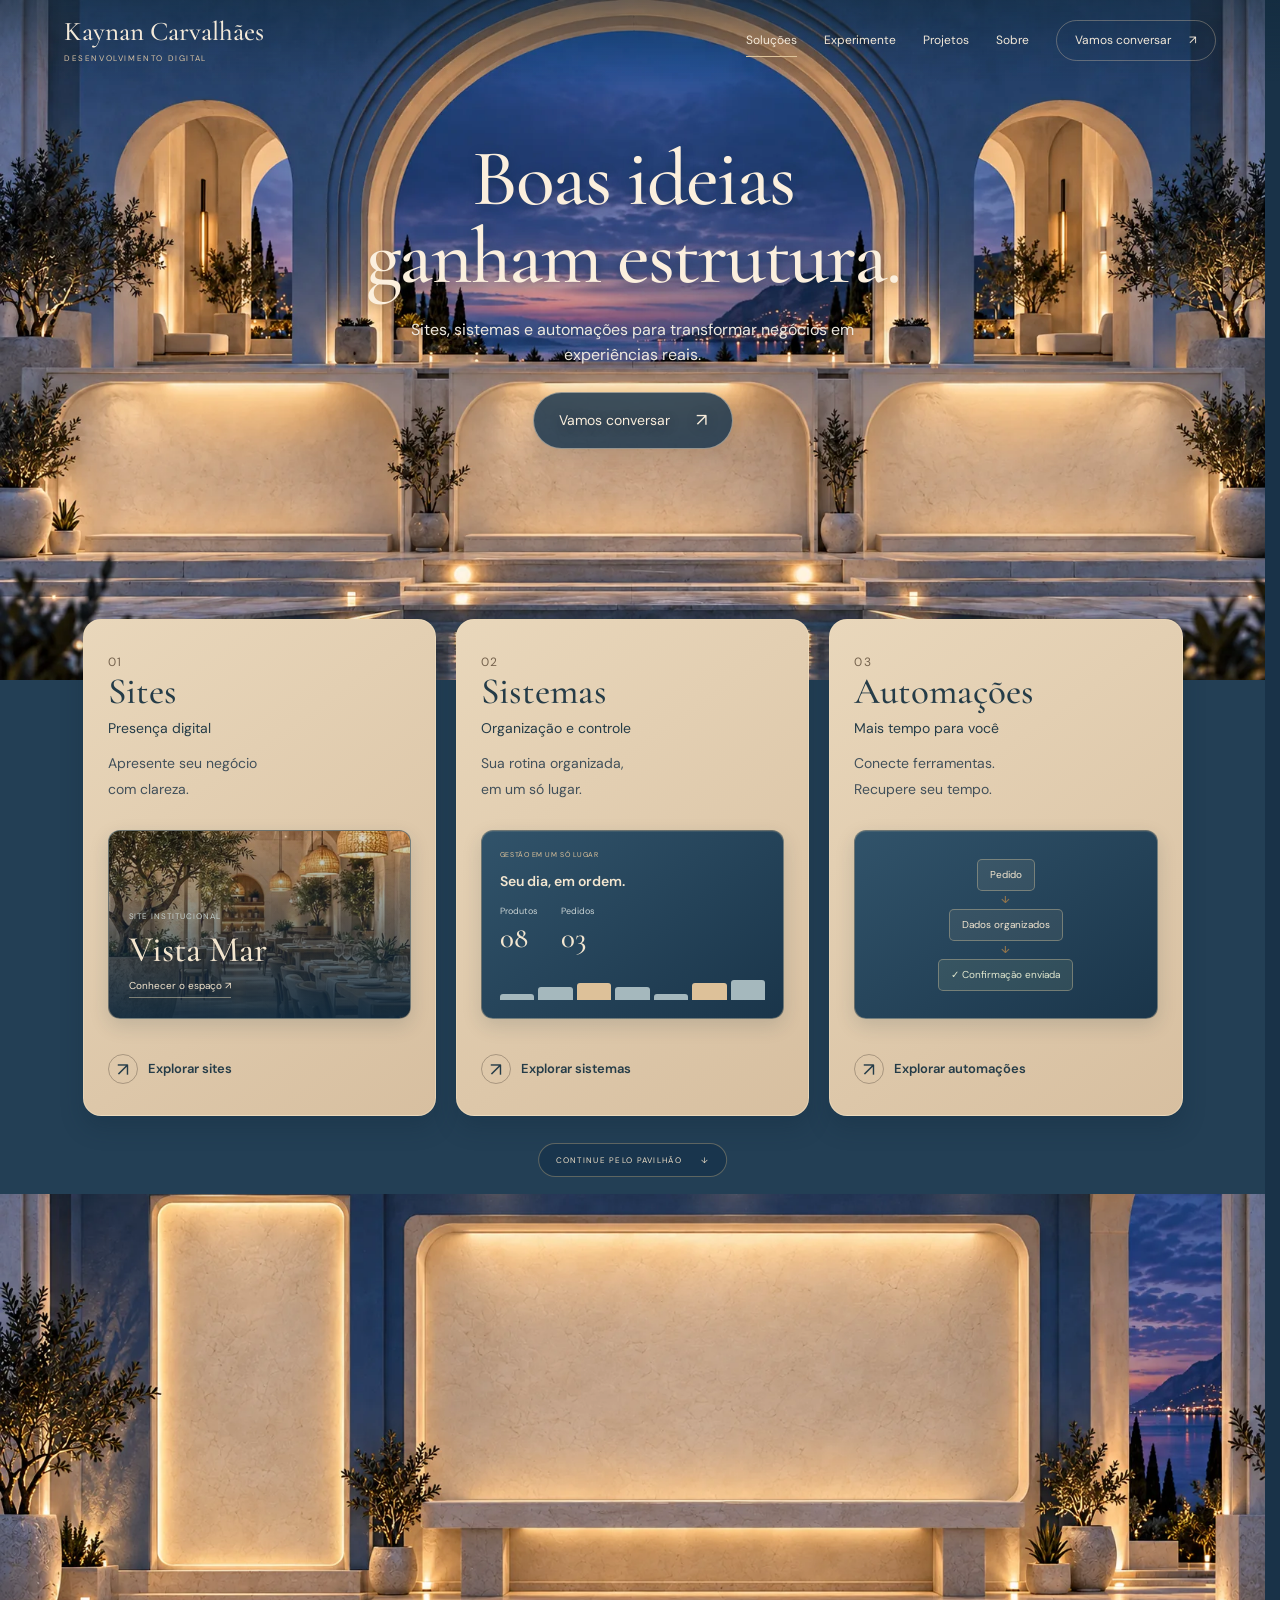
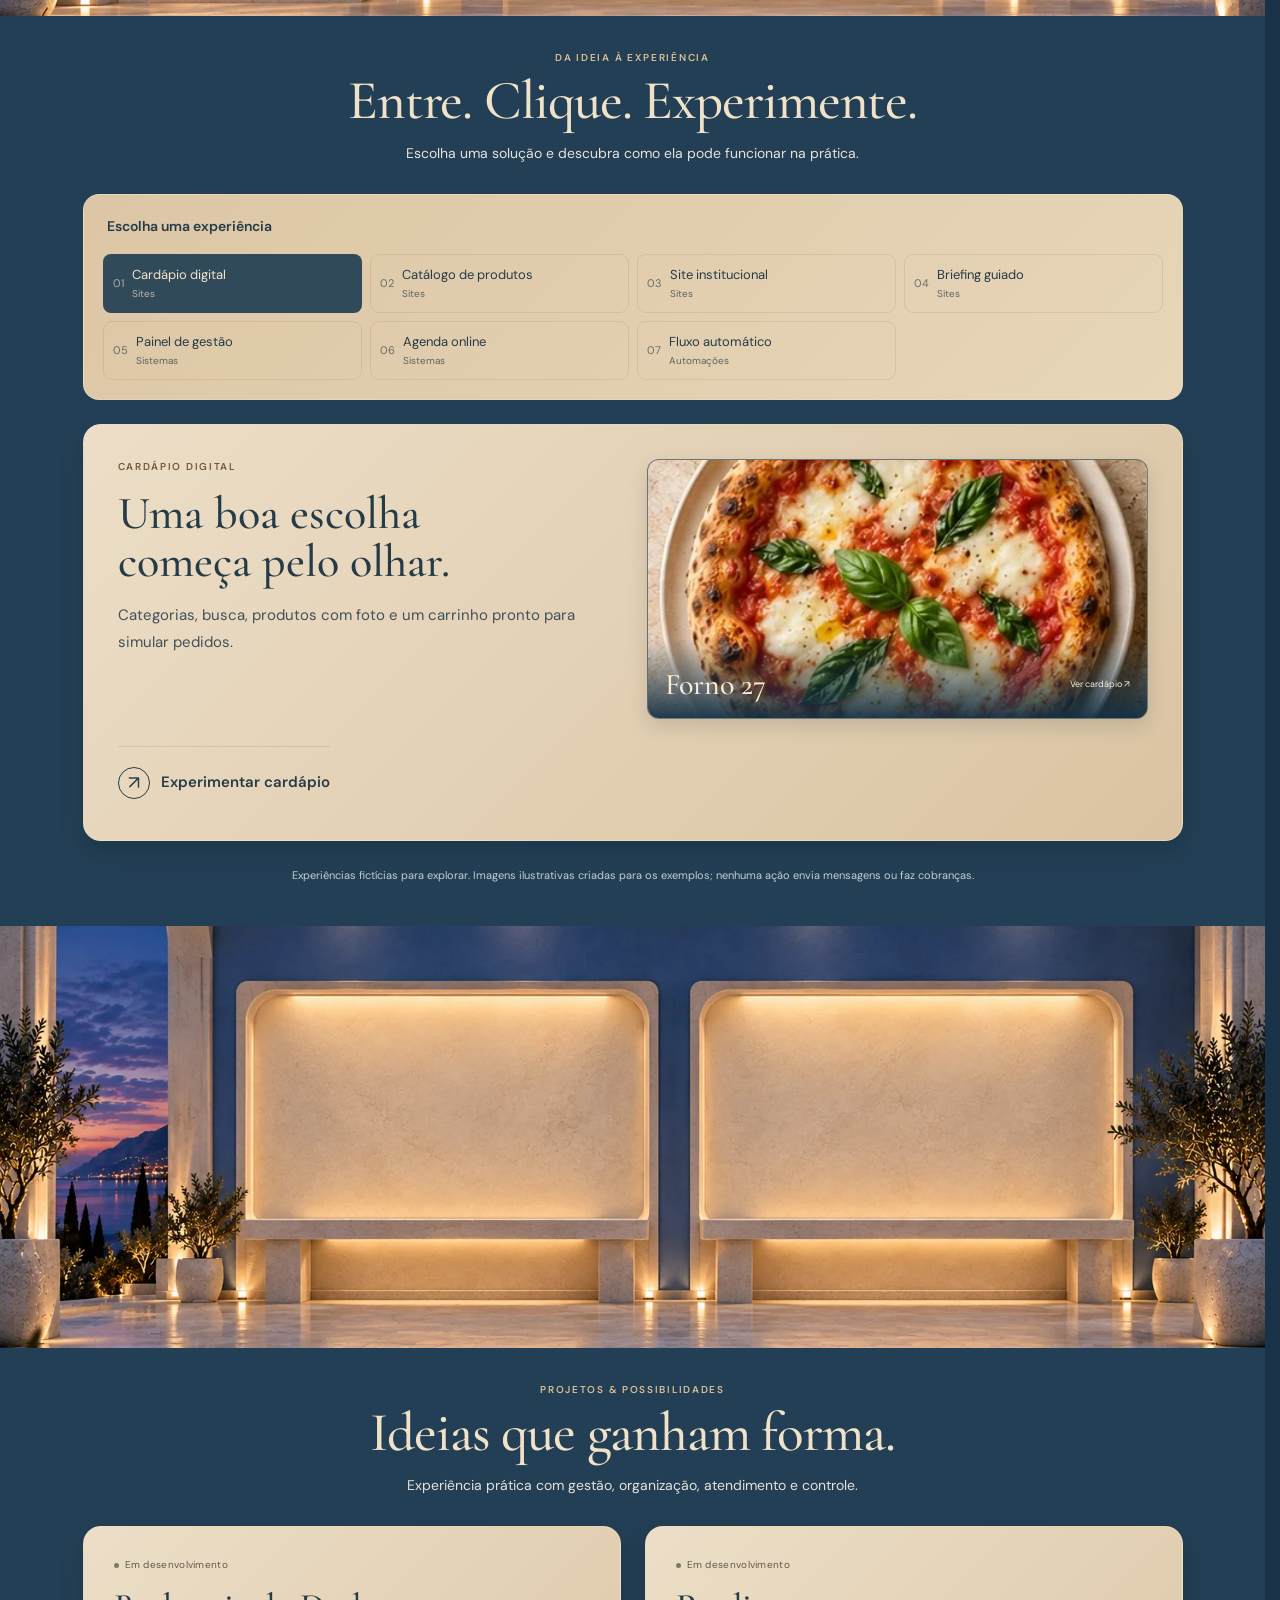
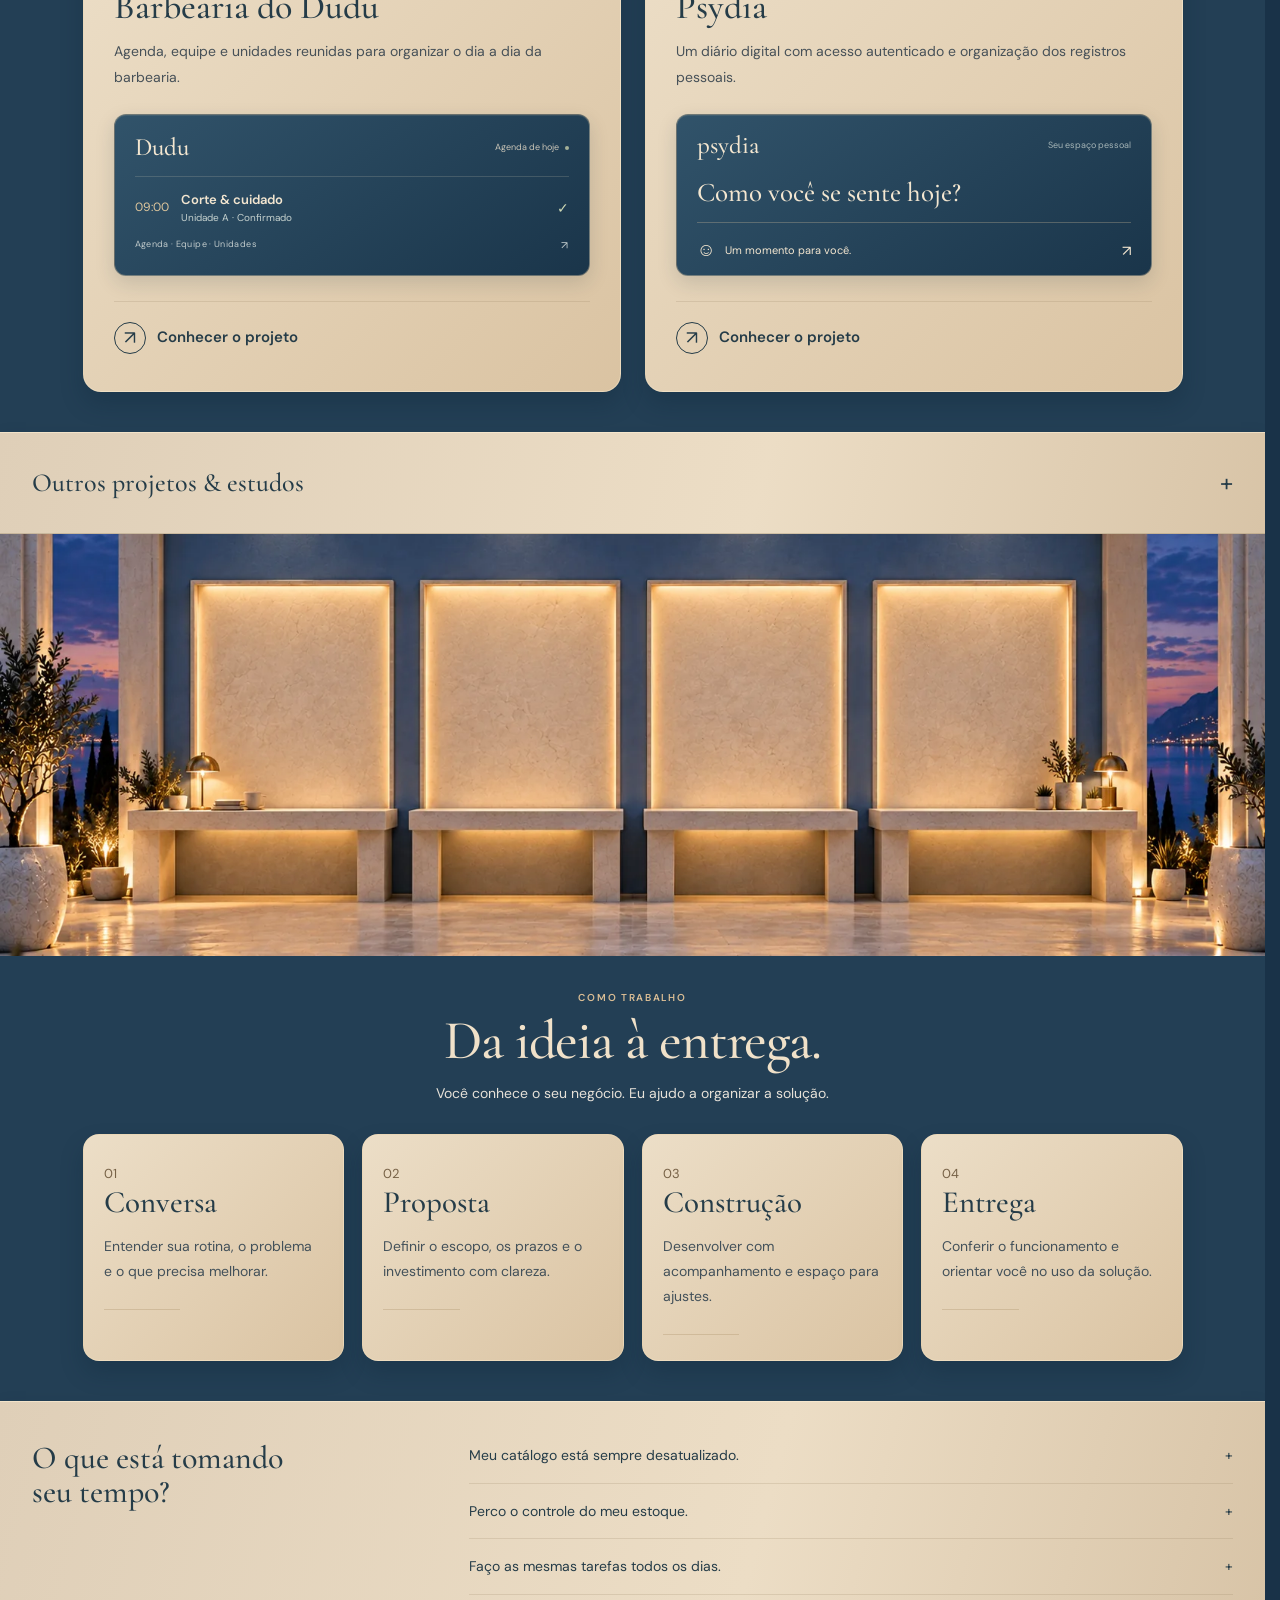
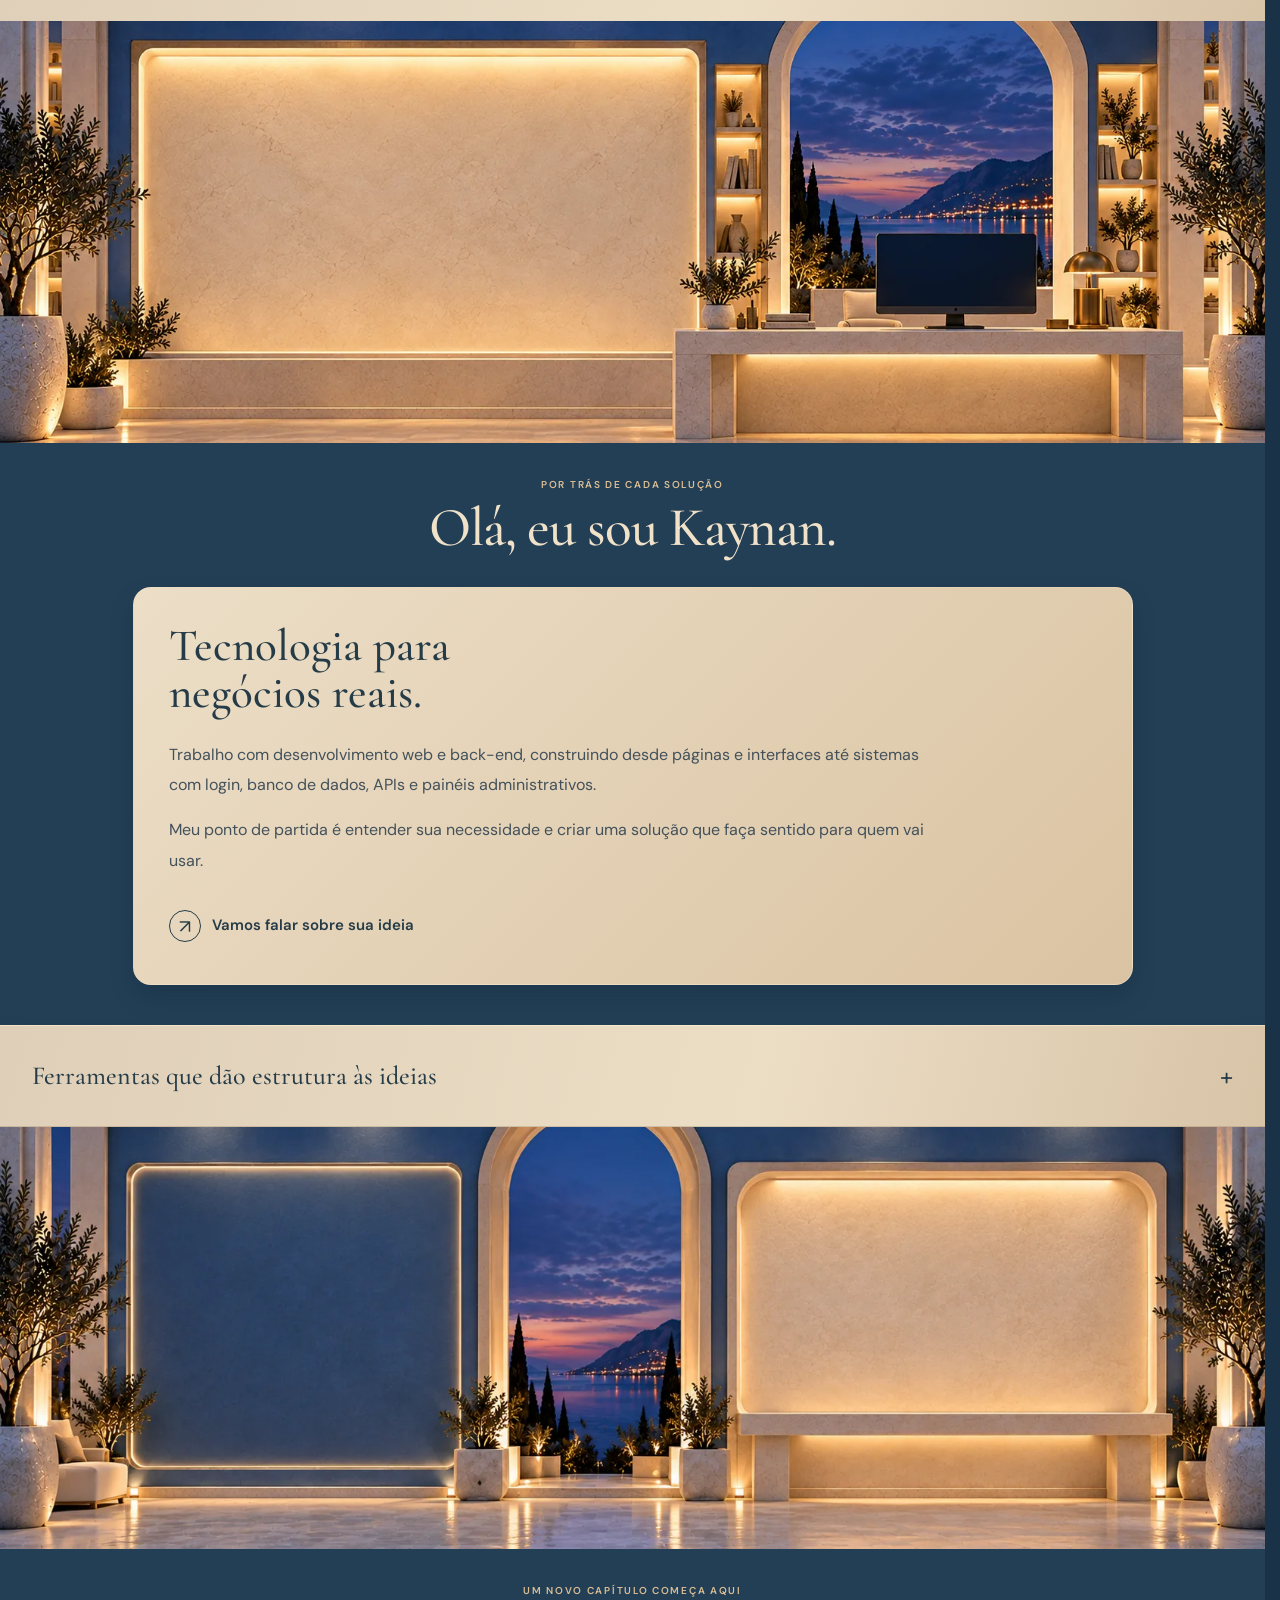
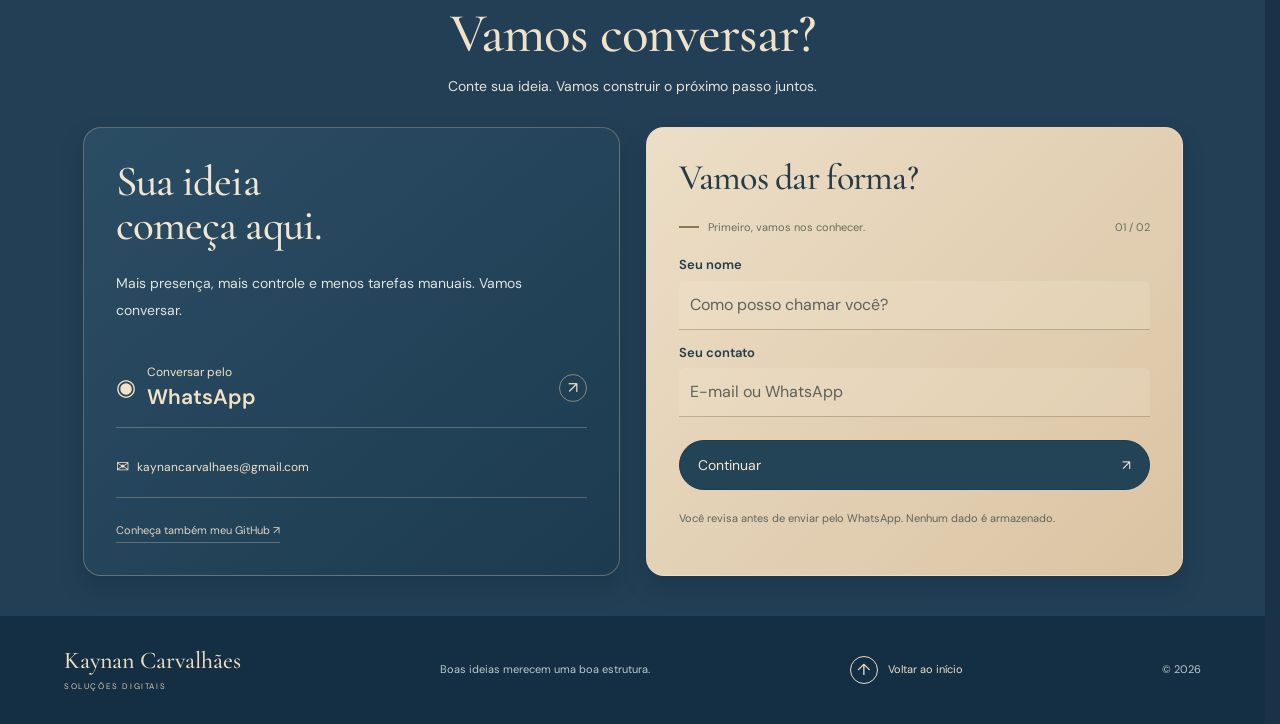
<file: index.html>
<!DOCTYPE html>

<html lang="pt-BR">
<head>
<meta charset="utf-8"/>
<meta content="width=device-width,initial-scale=1" name="viewport"/>
<meta content="#203d62" name="theme-color"/>
<meta content="Sites, sistemas e automações para negócios reais. Conheça o trabalho de Kaynan Carvalhães e experimente demonstrações interativas." name="description"/>
<title>Kaynan Carvalhães — Um espaço para boas ideias.</title>
<link as="font" crossorigin="" href="assets/serif.woff" rel="preload" type="font/ttf"/>
<link as="image" fetchpriority="high" href="assets/01-entrada-1200.webp" imagesizes="100vw" imagesrcset="assets/01-entrada-800.webp 800w, assets/01-entrada-1200.webp 1200w, assets/01-entrada.webp 1672w" rel="preload"/>
<link href="style.72cfb91277e1.css" rel="stylesheet"/>
<script defer="" src="script.cfbde6c0b0eb.js"></script>
</head>
<body id="inicio">
<a class="skip" href="#conteudo">Pular para o conteúdo</a>
<header class="navigation">
<a aria-label="Kaynan Carvalhães, início" class="brand name-only" href="#inicio"><span>Kaynan Carvalhães<small>DESENVOLVIMENTO DIGITAL</small></span></a>
<button aria-controls="menu" aria-expanded="false" aria-label="Abrir menu" class="menu-toggle" type="button"><span></span><span></span></button>
<nav aria-label="Navegação principal" id="menu">
<a href="#solucoes">Soluções</a><a href="#demonstracoes">Experimente</a><a href="#projetos">Projetos</a><a href="#sobre">Sobre</a><a class="nav-contact" href="#contato">Vamos conversar <span aria-hidden="true">↗</span></a>
</nav><div aria-hidden="true" class="scroll-progress"></div>
</header>
<main id="conteudo">
<section aria-labelledby="entrada-titulo" class="scene entrance" data-environment="01-entrada" id="solucoes"><div class="scene-view entry-view"><picture aria-hidden="true" class="scene-art"><img alt="" decoding="async" fetchpriority="high" height="941" loading="eager" sizes="(min-width: 1920px) 1920px, 100vw" src="assets/01-entrada-1200.webp" srcset="assets/01-entrada-800.webp 800w, assets/01-entrada-1200.webp 1200w, assets/01-entrada.webp 1672w" width="1672"/></picture>
<div class="entry-title">
<p class="eyebrow">DESENVOLVIMENTO PARA NEGÓCIOS REAIS</p>
<h1 id="entrada-titulo">Boas ideias<br/>ganham estrutura.</h1>
<p>Sites, sistemas e automações para transformar negócios em experiências reais.</p>
<a class="entry-cta" href="#contato">Vamos conversar<span aria-hidden="true">↗</span></a></div>
<div class="hero-bays">
<article class="hero-bay"><div class="bay-copy"><span class="index">01</span><h2>Sites</h2><p class="bay-subtitle">Presença digital</p><p class="bay-description">Apresente seu negócio<br/>com clareza.</p></div>
<button aria-label="Experimentar um site institucional" class="artifact laptop restaurant-screen pavilion-surface" data-demo="institutional"><span class="restaurant-art"><small>SITE INSTITUCIONAL</small><strong>Vista Mar</strong><span class="mini-button">Conhecer o espaço ↗</span></span></button>
<a class="portal-link" data-filter-link="sites" href="#demonstracoes"><span aria-hidden="true" class="round-arrow">↗</span>Explorar sites</a></article>
<article class="hero-bay"><div class="bay-copy"><span class="index">02</span><h2>Sistemas</h2><p class="bay-subtitle">Organização e controle</p><p class="bay-description">Sua rotina organizada,<br/>em um só lugar.</p></div>
<button aria-label="Experimentar um sistema de gestão" class="artifact laptop dashboard-screen pavilion-surface" data-demo="admin"><span class="mini-dashboard"><span class="screen-caption">GESTÃO EM UM SÓ LUGAR</span><strong>Seu dia, em ordem.</strong><span class="mini-kpis"><span>Produtos<b>08</b></span><span>Pedidos<b>03</b></span></span><span aria-hidden="true" class="mini-bars"><i></i><i></i><i></i><i></i><i></i><i></i><i></i></span></span></button>
<a class="portal-link" data-filter-link="sistemas" href="#demonstracoes"><span aria-hidden="true" class="round-arrow">↗</span>Explorar sistemas</a></article>
<article class="hero-bay"><div class="bay-copy"><span class="index">03</span><h2>Automações</h2><p class="bay-subtitle">Mais tempo para você</p><p class="bay-description">Conecte ferramentas.<br/>Recupere seu tempo.</p></div>
<button aria-label="Experimentar um fluxo de automação" class="artifact glass-flow pavilion-surface" data-demo="automation"><span class="glass-nodes"><span>Pedido</span><b aria-hidden="true">↓</b><span>Dados organizados</span><b aria-hidden="true">↓</b><span class="glass-done">✓ Confirmação enviada</span></span></button>
<a class="portal-link" data-filter-link="automacoes" href="#demonstracoes"><span aria-hidden="true" class="round-arrow">↗</span>Explorar automações</a></article>
</div>
<a class="entry-scroll" href="#demonstracoes">CONTINUE PELO PAVILHÃO <span aria-hidden="true">↓</span></a>
<div aria-hidden="true" class="scene-water"></div></div></section>
<section aria-labelledby="demo-title" class="scene wing demo-wing" data-environment="02-galeria" id="demonstracoes"><div class="scene-view gallery-view"><picture aria-hidden="true" class="scene-art"><img alt="" decoding="async" height="941" loading="lazy" sizes="(min-width: 1920px) 1920px, 100vw" src="assets/02-galeria-1200.webp" srcset="assets/02-galeria-800.webp 800w, assets/02-galeria-1200.webp 1200w, assets/02-galeria.webp 1672w" width="1672"/></picture>
<div class="section-heading reveal"><p class="eyebrow">DA IDEIA À EXPERIÊNCIA</p><h2 id="demo-title">Entre. Clique. Experimente.</h2><p>Escolha uma solução e descubra como ela pode funcionar na prática.</p></div>
<div aria-label="Escolher uma experiência" class="exhibition-nav" role="group"><p class="exhibition-caption">Escolha uma experiência</p><button aria-controls="demo-grid" aria-pressed="true" data-exhibit="menu" id="exhibit-menu" type="button"><span aria-hidden="true" class="exhibit-number">01</span><span>Cardápio digital<small>Sites</small></span></button><button aria-controls="demo-grid" aria-pressed="false" data-exhibit="catalog" id="exhibit-catalog" type="button"><span aria-hidden="true" class="exhibit-number">02</span><span>Catálogo de produtos<small>Sites</small></span></button><button aria-controls="demo-grid" aria-pressed="false" data-exhibit="institutional" id="exhibit-institutional" type="button"><span aria-hidden="true" class="exhibit-number">03</span><span>Site institucional<small>Sites</small></span></button><button aria-controls="demo-grid" aria-pressed="false" data-exhibit="quote" id="exhibit-quote" type="button"><span aria-hidden="true" class="exhibit-number">04</span><span>Briefing guiado<small>Sites</small></span></button><button aria-controls="demo-grid" aria-pressed="false" data-exhibit="admin" id="exhibit-admin" type="button"><span aria-hidden="true" class="exhibit-number">05</span><span>Painel de gestão<small>Sistemas</small></span></button><button aria-controls="demo-grid" aria-pressed="false" data-exhibit="agenda" id="exhibit-agenda" type="button"><span aria-hidden="true" class="exhibit-number">06</span><span>Agenda online<small>Sistemas</small></span></button><button aria-controls="demo-grid" aria-pressed="false" data-exhibit="automation" id="exhibit-automation" type="button"><span aria-hidden="true" class="exhibit-number">07</span><span>Fluxo automático<small>Automações</small></span></button><span aria-live="polite" class="demo-count sr-only">7 experiências para explorar</span></div>
<div aria-label="Prévia da experiência selecionada" class="demo-stage" id="demo-grid" role="region">
<article class="demo-exhibit visible" data-category="sites" data-exhibit-card="menu"><div class="arch-content"><span class="eyebrow dark">CARDÁPIO DIGITAL</span><h3>Uma boa escolha<br/>começa pelo olhar.</h3><button aria-label="Abrir cardápio digital" class="demo-visual pizza-visual scene-preview pavilion-surface" data-demo="menu"><img alt="Pizza artesanal de massa fina" loading="lazy" src="assets/pizza-margherita.webp"/><span class="preview-tag">Forno 27 <b>Ver cardápio ↗</b></span></button><p>Categorias, busca, produtos com foto e um carrinho pronto para simular pedidos.</p></div><button class="stone-action" data-demo="menu"><span class="round-arrow">↗</span>Experimentar cardápio</button></article>
<article class="demo-exhibit visible" data-category="sites" data-exhibit-card="catalog" hidden=""><div class="arch-content"><span class="eyebrow dark">CATÁLOGO &amp; VAREJO</span><h3>Seus produtos.<br/>Bem apresentados.</h3><button aria-label="Abrir catálogo de produtos" class="demo-visual catalog-visual scene-preview pavilion-surface" data-demo="catalog"><img alt="Peça de vestuário em tons naturais" loading="lazy" src="assets/camisa-linho.webp"/><span class="preview-tag">Maison 12 <b>Conheça a coleção ↗</b></span></button><p>Busca, filtros, escolha de tamanho e carrinho para explorar uma coleção.</p></div><button class="stone-action" data-demo="catalog"><span class="round-arrow">↗</span>Explorar catálogo</button></article>
<article class="demo-exhibit visible" data-category="sites" data-exhibit-card="institutional" hidden=""><div class="arch-content"><span class="eyebrow dark">SITE INSTITUCIONAL</span><h3>Confiança desde<br/>o primeiro contato.</h3><button aria-label="Abrir site institucional" class="demo-visual institutional-visual scene-preview pavilion-surface" data-demo="institutional"><span aria-hidden="true" class="small-portal"></span><strong>Vista Mar</strong><small>Sabores. Encontros. Histórias.</small></button><p>Serviços, apresentação, dúvidas frequentes e um caminho simples para conversar.</p></div><button class="stone-action" data-demo="institutional"><span class="round-arrow">↗</span>Visitar exemplo</button></article>
<article class="demo-exhibit visible" data-category="sites" data-exhibit-card="quote" hidden=""><div class="arch-content"><span class="eyebrow dark">ORÇAMENTO GUIADO</span><h3>Um pedido claro.<br/>Um próximo passo.</h3><button aria-label="Abrir orçamento guiado" class="demo-visual quote-visual scene-preview pavilion-surface" data-demo="quote"><span>01 <i></i> 02 <i></i> 03</span><strong>O que você precisa?</strong><span class="quote-chips"><b>Um site</b><b>Um sistema</b></span></button><p>Um formulário em etapas organiza a necessidade e prepara o briefing inicial.</p></div><button class="stone-action" data-demo="quote"><span class="round-arrow">↗</span>Montar um briefing</button></article>
<article class="demo-exhibit visible" data-category="sistemas" data-exhibit-card="admin" hidden=""><div class="arch-content"><span class="eyebrow dark">SISTEMA DE GESTÃO</span><h3>Seu negócio,<br/>em um só lugar.</h3><button aria-label="Abrir painel de gestão" class="demo-visual admin-visual scene-preview pavilion-surface" data-demo="admin"><span class="admin-kpi"><small>Produtos cadastrados</small><b>8</b></span><span class="mini-table"><i>Produto <b>Estoque</b></i><i>Camisa Linho <b>12</b></i><i>Bolsa Urbana <b>5</b></i><i>Blazer Areia <b>8</b></i></span></button><p>Produtos, estoque, clientes e pedidos. Navegue e altere dados de demonstração.</p></div><button class="stone-action" data-demo="admin"><span class="round-arrow">↗</span>Abrir painel</button></article>
<article class="demo-exhibit visible" data-category="sistemas" data-exhibit-card="agenda" hidden=""><div class="arch-content"><span class="eyebrow dark">AGENDA ONLINE</span><h3>Um horário.<br/>Tudo organizado.</h3><button aria-label="Abrir agenda de demonstração" class="demo-visual agenda-visual scene-preview pavilion-surface" data-demo="agenda"><strong>Escolha seu horário</strong><span class="agenda-days"><b>SEG<small>14</small></b><b>TER<small>15</small></b><b>QUA<small>16</small></b></span><span class="time-chips"><b>09:00</b><b>10:30</b><b>14:00</b></span></button><p>Selecione um serviço, profissional e horário. Simule um agendamento completo.</p></div><button class="stone-action" data-demo="agenda"><span class="round-arrow">↗</span>Testar agendamento</button></article>
<article class="demo-exhibit visible" data-category="automacoes" data-exhibit-card="automation" hidden=""><div class="arch-content"><span class="eyebrow dark">AUTOMAÇÕES &amp; INTEGRAÇÕES</span><h3>Deixe a rotina<br/>seguir seu fluxo.</h3><button aria-label="Abrir simulador de automação" class="demo-visual automation-visual scene-preview pavilion-surface" data-demo="automation"><span class="flow-node">Novo pedido</span><b aria-hidden="true">↓</b><span class="flow-node">Dados organizados</span><b aria-hidden="true">↓</b><span class="flow-node">Cliente informado ✓</span></button><p>Acompanhe um fluxo passo a passo, veja os registros e teste outra vez.</p></div><button class="stone-action" data-demo="automation"><span class="round-arrow">↗</span>Executar um fluxo</button></article>
</div>
<p class="section-note">Experiências fictícias para explorar. Imagens ilustrativas criadas para os exemplos; nenhuma ação envia mensagens ou faz cobranças.</p>
<div aria-hidden="true" class="scene-water"></div></div></section>
<section aria-labelledby="projects-title" class="scene wing projects-wing" data-environment="03-projetos" id="projetos"><div class="scene-view projects-view"><picture aria-hidden="true" class="scene-art"><img alt="" decoding="async" height="941" loading="lazy" sizes="(min-width: 1920px) 1920px, 100vw" src="assets/03-projetos-1200.webp" srcset="assets/03-projetos-800.webp 800w, assets/03-projetos-1200.webp 1200w, assets/03-projetos.webp 1672w" width="1672"/></picture>
<div class="section-heading reveal"><p class="eyebrow">PROJETOS &amp; POSSIBILIDADES</p><h2 id="projects-title">Ideias que ganham forma.</h2><p>Experiência prática com gestão, organização, atendimento e controle.</p></div>
<div class="project-grid">
<article class="arch project-exhibit reveal"><div class="arch-content"><span class="physical-label">Em desenvolvimento</span><h3>Barbearia do Dudu</h3><p>Agenda, equipe e unidades reunidas para organizar o dia a dia da barbearia.</p><button aria-label="Conhecer Barbearia do Dudu" class="project-device barber-device pavilion-surface" data-project="dudu"><span class="device-topline"><b>Dudu</b><span>Agenda de hoje <i></i></span></span><span class="new-appointment"><span>09:00</span><strong>Corte &amp; cuidado<small>Unidade A · Confirmado</small></strong><span class="device-check">✓</span></span><span class="device-bottom">Agenda · Equipe · Unidades<span>↗</span></span></button></div><button class="stone-action" data-project="dudu"><span class="round-arrow">↗</span>Conhecer o projeto</button></article>
<article class="arch project-exhibit reveal"><div class="arch-content"><span class="physical-label">Em desenvolvimento</span><h3>Psydia</h3><p>Um diário digital com acesso autenticado e organização dos registros pessoais.</p><button aria-label="Conhecer Psydia" class="project-device diary-device pavilion-surface" data-project="psydia"><span class="device-topline"><b>psydia</b><span>Seu espaço pessoal</span></span><strong>Como você se sente hoje?</strong><span class="mood-line"><span>☺</span><span>Um momento para você.</span><span>↗</span></span></button></div><button class="stone-action" data-project="psydia"><span class="round-arrow">↗</span>Conhecer o projeto</button></article>
</div>
<div aria-hidden="true" class="scene-water"></div></div><details class="archive-drawer structural-panel"><summary>Outros projetos &amp; estudos<span aria-hidden="true">+</span></summary><div class="work-archive reveal"><div class="archive-intro"><span class="eyebrow">OUTROS ESTUDOS &amp; PROJETOS</span><h3>Estrutura por trás<br/>da experiência.</h3><p>Trabalhos apresentados no meu portfólio anterior.</p></div><div class="archive-list">
<button data-project="store"><span><small>COMÉRCIO &amp; GESTÃO</small>Catálogo e controle de estoque</span><span class="round-arrow">↗</span></button>
<button data-project="finance"><span><small>FINANÇAS &amp; DASHBOARD</small>Aplicativo de aportes e metas</span><span class="round-arrow">↗</span></button>
<button data-project="patients"><span><small>CADASTRO &amp; AUTENTICAÇÃO</small>Gestão de pacientes</span><span class="round-arrow">↗</span></button>
<button data-project="bank"><span><small>PROJETO DE ESTUDO</small>Sistema bancário com APIs</span><span class="round-arrow">↗</span></button>
</div></div></details></section>
<section aria-labelledby="process-title" class="scene wing process-wing" data-environment="04-oficina" id="processo"><div class="scene-view workshop-view"><picture aria-hidden="true" class="scene-art"><img alt="" decoding="async" height="941" loading="lazy" sizes="(min-width: 1920px) 1920px, 100vw" src="assets/04-oficina-1200.webp" srcset="assets/04-oficina-800.webp 800w, assets/04-oficina-1200.webp 1200w, assets/04-oficina.webp 1672w" width="1672"/></picture><div class="section-heading reveal"><p class="eyebrow">COMO TRABALHO</p><h2 id="process-title">Da ideia à entrega.</h2><p>Você conhece o seu negócio. Eu ajudo a organizar a solução.</p></div>
<div class="process-grid">
<article class="arch process-exhibit reveal"><div class="arch-content"><span class="index">01</span><h3>Conversa</h3><p>Entender sua rotina, o problema e o que precisa melhorar.</p></div></article>
<article class="arch process-exhibit reveal"><div class="arch-content"><span class="index">02</span><h3>Proposta</h3><p>Definir o escopo, os prazos e o investimento com clareza.</p></div></article>
<article class="arch process-exhibit reveal"><div class="arch-content"><span class="index">03</span><h3>Construção</h3><p>Desenvolver com acompanhamento e espaço para ajustes.</p></div></article>
<article class="arch process-exhibit reveal"><div class="arch-content"><span class="index">04</span><h3>Entrega</h3><p>Conferir o funcionamento e orientar você no uso da solução.</p></div></article>
</div>
<div aria-hidden="true" class="scene-water"></div></div><div class="problem-wall structural-panel"><h3>O que está tomando seu tempo?</h3><details><summary>Meu catálogo está sempre desatualizado.<span>+</span></summary><p>Uma área administrativa permite atualizar produtos, imagens e preços sem alterar o código do site.</p></details><details><summary>Perco o controle do meu estoque.<span>+</span></summary><p>Um sistema reúne entradas, saídas, produtos e disponibilidade em uma única visão.</p></details><details><summary>Faço as mesmas tarefas todos os dias.<span>+</span></summary><p>Integrações podem organizar dados, preparar relatórios e conectar etapas que hoje dependem de trabalho manual.</p></details></div></section>
<section aria-labelledby="about-title" class="scene wing about-wing" data-environment="05-estudio" id="sobre"><div class="scene-view studio-view"><picture aria-hidden="true" class="scene-art"><img alt="" decoding="async" height="941" loading="lazy" sizes="(min-width: 1920px) 1920px, 100vw" src="assets/05-estudio-1200.webp" srcset="assets/05-estudio-800.webp 800w, assets/05-estudio-1200.webp 1200w, assets/05-estudio.webp 1672w" width="1672"/></picture><div class="section-heading reveal"><p class="eyebrow">POR TRÁS DE CADA SOLUÇÃO</p><h2 id="about-title">Olá, eu sou Kaynan.</h2></div>
<div class="about-content"><div class="about-copy"><h3>Tecnologia para<br/>negócios reais.</h3><p>Trabalho com desenvolvimento web e back-end, construindo desde páginas e interfaces até sistemas com login, banco de dados, APIs e painéis administrativos.</p><p>Meu ponto de partida é entender sua necessidade e criar uma solução que faça sentido para quem vai usar.</p><a class="plate-link" href="#contato"><span class="round-arrow">↗</span>Vamos falar sobre sua ideia</a></div><div aria-hidden="true" class="studio-monitor"><span>&lt; boas ideias &gt;</span><i style="--line:0"></i><i style="--line:1"></i><i style="--line:2"></i><i style="--line:3"></i><i style="--line:4"></i><i style="--line:5"></i></div></div></div><details class="technology-drawer structural-panel"><summary>Ferramentas que dão estrutura às ideias <span>+</span></summary><div class="technology-grid"><div><b>Interfaces</b><p>HTML · CSS · JavaScript · TypeScript · Angular</p></div><div><b>Sistemas</b><p>Java · Spring Boot · C# · .NET · APIs REST</p></div><div><b>Dados &amp; entrega</b><p>PostgreSQL · SQL · Git · Deploy</p></div></div></details></section>
<section aria-labelledby="contact-title" class="scene wing contact-wing" data-environment="06-contato" id="contato"><div class="scene-view contact-view"><picture aria-hidden="true" class="scene-art"><img alt="" decoding="async" height="941" loading="lazy" sizes="(min-width: 1920px) 1920px, 100vw" src="assets/06-contato-1200.webp" srcset="assets/06-contato-800.webp 800w, assets/06-contato-1200.webp 1200w, assets/06-contato.webp 1672w" width="1672"/></picture><div class="section-heading reveal"><p class="eyebrow">UM NOVO CAPÍTULO COMEÇA AQUI</p><h2 id="contact-title">Vamos conversar?</h2><p>Conte sua ideia. Vamos construir o próximo passo juntos.</p></div>
<div class="contact-grid">
<div class="arch contact-exhibit reveal"><div class="arch-content"><h3>Sua ideia<br/>começa aqui.</h3><p>Mais presença, mais controle e menos tarefas manuais. Vamos conversar.</p><a class="contact-plate" href="https://wa.me/5512992187750?text=Ol%C3%A1%2C%20Kaynan!%20Vi%20seu%20portf%C3%B3lio%20e%20gostaria%20de%20conversar%20sobre%20um%20projeto." rel="noopener" target="_blank"><span aria-hidden="true" class="contact-icon">◉</span><span>Conversar pelo<strong>WhatsApp</strong></span><span class="round-arrow">↗</span></a><a class="contact-plate email-plate" href="mailto:kaynancarvalhaes@gmail.com"><span aria-hidden="true">✉</span><span>kaynancarvalhaes@gmail.com</span></a><a class="quiet-link" href="https://github.com/Kaynanwxz" rel="noopener" target="_blank">Conheça também meu GitHub ↗</a></div></div>
<div class="arch contact-exhibit form-exhibit reveal"><div class="arch-content"><h3>Vamos dar forma?</h3><form class="contact-screen" id="contact-form"><p aria-live="polite" class="contact-step-status" id="contact-step-status">Primeiro, vamos nos conhecer.<span class="step-total">01 / 02</span></p>
<fieldset class="contact-step" id="contact-identify"><legend class="sr-only">Seu nome e contato</legend><div class="contact-field"><label for="name">Seu nome</label><input autocomplete="name" id="name" maxlength="100" name="nome" placeholder="Como posso chamar você?" required=""/></div><div class="contact-field"><label for="reply">Seu contato</label><input autocomplete="email" id="reply" maxlength="150" name="contato" placeholder="E-mail ou WhatsApp" required=""/></div><button class="solid-button" id="contact-next" type="button">Continuar<span aria-hidden="true">↗</span></button></fieldset>
<fieldset class="contact-step" disabled="" hidden="" id="contact-idea"><legend class="sr-only">Conte sua ideia</legend><label for="need">O que você gostaria de construir?</label><textarea id="need" maxlength="2000" name="ideia" placeholder="Conte um pouco sobre seu negócio." required="" rows="2"></textarea><div class="contact-step-controls"><button class="contact-back" id="contact-back" type="button">← Voltar</button><button class="solid-button" type="submit">Preparar mensagem <span aria-hidden="true">↗</span></button></div></fieldset><p class="form-note">Você revisa antes de enviar pelo WhatsApp. Nenhum dado é armazenado.</p><div aria-live="polite" class="sr-only" id="contact-result" role="status"></div></form></div></div>
</div><div aria-hidden="true" class="scene-water"></div></div></section>
</main>
<footer class="footer"><a class="brand name-only" href="#inicio"><span>Kaynan Carvalhães<small>SOLUÇÕES DIGITAIS</small></span></a><p>Boas ideias merecem uma boa estrutura.</p><a class="back-top" href="#inicio"><span class="round-arrow">↑</span>Voltar ao início</a><small>© <span id="year">2026</span></small></footer>
<dialog aria-describedby="window-location" aria-labelledby="dialog-title" class="pavilion-window" id="demo-dialog"><div class="dialog-shell"><header class="dialog-header"><div class="window-heading"><p class="eyebrow" id="window-location">Pavilhão / Experiências</p><h2 id="dialog-title">Demonstração</h2></div><button aria-label="Fechar janela e voltar ao pavilhão" class="close-dialog" type="button"><span aria-hidden="true">×</span></button></header><div class="window-scroll" id="window-scroll"><div class="window-niche"><div id="dialog-content"></div></div></div></div></dialog>
<div aria-live="polite" class="toast" id="toast" role="status"></div>
</body></html>
</file>
<file: style.72cfb91277e1.css>
@font-face{font-family:Editorial;src:url('assets/serif.woff') format('woff');font-display:swap;font-weight:400 700}
@font-face{font-family:Sans;src:url('assets/sans.woff') format('woff');font-display:swap;font-weight:400}
@font-face{font-family:Sans;src:url('assets/sans-medium.woff') format('woff');font-display:swap;font-weight:500 800}
:root{--blue:#243e57;--blue-deep:#122b40;--stone:#ddc6a6;--cream:#f3e9d9;--champagne:#bd9967;--ink:#253c48;--muted:#59666a;--green:#446555;--font:Sans,Arial,sans-serif;--serif:Editorial,Georgia,serif;--ease:cubic-bezier(.22,1,.36,1);--line:#8c755630}
*{box-sizing:border-box}html{scroll-behavior:smooth;scroll-padding-top:80px}body{margin:0;background:#193248;color:var(--ink);font:16px/1.6 var(--font);-webkit-font-smoothing:antialiased}h1,h2,h3,h4,p{margin:0}h1,h2,h3{font:500 40px/1.06 var(--serif)}a{color:inherit;text-decoration:none}button,input,select,textarea{font:inherit}button{cursor:pointer;color:inherit}img{display:block;max-width:100%;height:auto}a,button,input,textarea,select{touch-action:manipulation;-webkit-tap-highlight-color:transparent}button:disabled{opacity:.5;cursor:default}button:focus-visible,a:focus-visible,summary:focus-visible{outline:3px solid #7fb8d2;outline-offset:4px}input:focus-visible,textarea:focus-visible,select:focus-visible{outline:2px solid #406580;outline-offset:3px}[hidden]{display:none!important}.sr-only{position:absolute;width:1px;height:1px;margin:-1px;overflow:hidden;clip:rect(0,0,0,0);white-space:nowrap}.skip{position:fixed;z-index:300;top:-100px;left:16px;background:var(--cream);padding:12px 20px}.skip:focus{top:16px}.eyebrow{font:500 10px/1.5 var(--font);letter-spacing:.17em;color:#dbbe95}.eyebrow.dark{color:#755837}.index{font:16px var(--font);color:#75634e}.round-arrow{display:inline-flex;align-items:center;justify-content:center;flex-shrink:0;width:32px;height:32px;border:1px solid currentColor;border-radius:50%;font:19px/1 var(--font);background:transparent;box-shadow:none;transition:transform .3s var(--ease)}a:hover>.round-arrow,button:hover>.round-arrow{transform:translate(2px,-2px)}
.navigation{position:fixed;inset:0 0 auto;z-index:50;display:flex;align-items:center;justify-content:space-between;gap:24px;padding:17px max(5vw,24px);min-height:78px;color:var(--cream);background:linear-gradient(#10283a80,transparent);transition:background .25s}.navigation.is-scrolled{background:#142d43f5;border-bottom:1px solid #e6d3b326}.brand>span{display:block;font:27px/1.1 var(--serif);white-space:nowrap}.brand small{display:block;font:8px/1.5 var(--font);letter-spacing:.2em;margin-top:5px;color:#dbc5a5}.navigation nav{display:flex;align-items:center;gap:27px;font-size:12px}.navigation nav a{padding:10px 0;position:relative}.navigation nav a[aria-current]:after{content:'';position:absolute;bottom:3px;left:0;right:0;height:1px;background:#dfc49b}.navigation .nav-contact{border:1px solid #dec9a959;border-radius:30px;padding:10px 18px}.nav-contact span{margin-left:15px}.scroll-progress{position:absolute;bottom:0;left:0;width:100%;height:2px;background:#dfba86;transform:scaleX(0);transform-origin:left}.menu-toggle{display:none}
/* A single, undistorted architectural plate anchors each room. */
.scene{position:relative;max-width:1920px;margin:auto;container-type:inline-size;scroll-margin-top:77px;background:#233e56}.scene-view{position:relative;isolation:isolate;aspect-ratio:1672/941;overflow:hidden}.scene-art{position:absolute;inset:0;z-index:-2;pointer-events:none}.scene-art img{width:100%;height:100%;object-fit:cover}.section-heading{position:absolute;z-index:2;text-align:center;color:var(--cream);text-shadow:0 2px 8px #071c334d;top:11%;left:16%;right:16%}.section-heading h2{font-size:3.3cqw;letter-spacing:-.02em}.section-heading .eyebrow{margin-bottom:7px}.section-heading>p:last-child:not(.eyebrow){font-size:.91cqw;line-height:1.6;margin:9px auto 0;max-width:620px;color:#e7e2d9}.entry-title{position:absolute;top:14%;left:28%;right:28%;color:#fbefdd;text-align:center;text-shadow:0 2px 12px #0b243666}.entry-title .eyebrow{display:none}.entry-title h1{font-size:5cqw;line-height:.98;letter-spacing:-.025em}.entry-title>p:last-of-type{font-size:1.02cqw;line-height:1.6;margin:16px auto 0;max-width:560px;color:#eee9df}.entry-cta{display:inline-flex;align-items:center;gap:26px;padding:11px 24px;border:1px solid #f5e4c980;border-radius:99px;background:#1c3850d9;box-shadow:0 6px 22px #071b3526;color:#f9eddc;font-size:12px;margin-top:20px;transition:transform .3s,background .3s}.entry-cta:hover{transform:translateY(-2px);background:#294960}.entry-cta span{font-size:18px}.hero-bays{position:absolute;left:6%;right:6.3%;top:56.1%;height:20.7%;display:grid;grid-template-columns:repeat(3,minmax(0,1fr));gap:6%}.hero-bay{display:grid;grid-template-columns:.94fr 1fr;grid-template-rows:1fr auto;gap:6px 12px;min-width:0}.bay-copy{min-width:0}.hero-bay .index{font-size:.64cqw;letter-spacing:.12em;margin-bottom:3px}.hero-bay h2{font-size:2.25cqw;line-height:1.04;margin-bottom:5px}.bay-subtitle{font-size:.81cqw;line-height:1.4;max-width:165px}.bay-description{font-size:.77cqw;line-height:1.55;color:#42505a;margin-top:10px}.portal-link{display:flex;align-items:center;gap:8px;grid-column:1;grid-row:2;font-size:.79cqw;font-weight:500;white-space:nowrap;min-height:32px}.portal-link .round-arrow{width:24px;height:24px;font-size:16px;border-color:#64584970}.artifact{align-self:end;grid-column:2;grid-row:1/3;position:relative;display:block;width:100%;padding:0;min-width:0;text-align:left;aspect-ratio:1.25;overflow:hidden;border:1px solid #e4d7bd9c;border-radius:12px;background:#213e52;box-shadow:0 9px 20px #2a241a26;transition:transform .4s var(--ease)}.artifact:hover{transform:translateY(-3px)}.restaurant-art{height:100%;display:flex;flex-direction:column;align-items:flex-start;justify-content:flex-end;padding:14px 10px;gap:8px;background:linear-gradient(0deg,#102b40ee,#102b4022),url('assets/restaurante.webp') center/cover;color:#f4e6cf}.restaurant-art>small{font-size:.35cqw;letter-spacing:.12em}.restaurant-art>strong{font:2cqw/1 var(--serif)}.mini-button{font-size:.45cqw;border-bottom:1px solid #f1e1bc70;padding-bottom:3px}.mini-dashboard{height:100%;display:flex;flex-direction:column;padding:13px 10px;color:#ecdfc8;background:linear-gradient(145deg,#35556b,#1a354a)}.screen-caption{font-size:.33cqw;letter-spacing:.08em;color:#d6c39f}.mini-dashboard>strong{font-size:.66cqw;font-weight:500;margin-top:9px}.mini-kpis{display:flex;gap:12px;margin-top:9px}.mini-kpis>span{font-size:.4cqw;color:#c8d2d3}.mini-kpis b{font:1.45cqw/1.3 var(--serif);color:#f1dec0;display:block}.mini-bars{display:flex;gap:4px;height:26px;align-items:flex-end;margin-top:auto;padding-top:8px}.mini-bars i{height:30%;flex:1;background:#a5b8bd;border-radius:3px 3px 0 0}.mini-bars i:nth-child(2n){height:68%}.mini-bars i:nth-child(3n){height:85%;background:#ddc199}.mini-bars i:last-child{height:100%}.glass-flow{display:grid;place-items:center;background:linear-gradient(135deg,#fbf0d642,#e4cda71f);border-color:#fff4de9c;box-shadow:0 9px 20px #2a241a1f,inset 0 1px #fff5}.glass-nodes{display:flex;flex-direction:column;align-items:center;gap:5px;padding:10px}.glass-nodes>span{font-size:.48cqw;padding:7px 9px;border:1px solid #9c886947;border-radius:5px;background:#f4e7d49c;white-space:nowrap}.glass-nodes>b{font-size:8px;line-height:1;color:#8f734c}.glass-nodes .glass-done{color:#375448;background:#e8ebd7c4}.entry-scroll{position:absolute;bottom:5.8%;left:50%;transform:translateX(-50%);font-size:8px;letter-spacing:.16em;padding:10px 17px;border:1px solid #c6af8366;border-radius:99px;color:#eddfc7;background:#17334bc9}.entry-scroll span{margin-left:16px;display:inline-block;animation:down 3s ease-in-out infinite}
.gallery-view .section-heading{left:32%;right:17%;top:10.5%}.gallery-view .section-heading .eyebrow{display:none}.gallery-view .section-heading h2{font-size:3cqw}.exhibition-nav{position:absolute;top:20.3%;left:13.1%;width:13.3%;height:47%;z-index:2;display:flex;flex-direction:column}.exhibition-caption{font-size:.92cqw;line-height:1.4;margin-bottom:12px;font-weight:500}.exhibition-nav button{border:0;border-bottom:1px solid var(--line);display:flex;align-items:center;gap:9px;padding:7px 4px;min-height:42px;flex:1;background:transparent;text-align:left;border-radius:0;transition:background .25s,color .25s}.exhibit-number{font-size:.62cqw;opacity:.65}.exhibition-nav button>span:nth-child(2){font-size:.84cqw;line-height:1.3}.exhibition-nav button small{font-size:.52cqw;display:block;margin-top:3px;opacity:.7}.exhibition-nav button[aria-pressed=true]{background:#203e53e8;color:#f4e4cc;border-radius:8px;border-color:transparent;padding-left:9px}.exhibition-nav button:hover:not([aria-pressed=true]){background:#eddfc35c;border-radius:8px}.demo-stage{position:absolute;left:35%;right:21%;top:26%;height:30.5%;z-index:2}.demo-exhibit{position:relative;height:100%;min-width:0}.demo-exhibit .arch-content{display:grid;grid-template-columns:1fr 1.05fr;grid-template-rows:auto auto 1fr;gap:0 25px;height:100%;align-items:start}.demo-exhibit .eyebrow{font-size:.61cqw;margin-bottom:11px}.demo-exhibit h3{font-size:2.5cqw;line-height:1.05;margin-bottom:14px;grid-column:1}.demo-exhibit p{font-size:.89cqw;line-height:1.7;grid-column:1;color:#42515a}.demo-visual{grid-column:2;grid-row:1/4;align-self:center;width:100%;height:15cqw;position:relative;overflow:hidden;display:flex;flex-direction:column;align-items:center;justify-content:center;gap:12px;padding:0;border:1px solid #f3e8d0a8;border-radius:14px;box-shadow:0 12px 28px #45382030;background:#e6d5bb;transition:transform .4s var(--ease)}.demo-visual:hover{transform:translateY(-3px)}.demo-visual img{width:100%;height:100%;object-fit:cover}.preview-tag{position:absolute;inset:auto 0 0;display:flex;align-items:center;justify-content:space-between;gap:8px;padding:28px 14px 13px;color:#f9ecd8;background:linear-gradient(transparent,#112f44ed);font:1.9cqw var(--serif)}.preview-tag b{font:.49cqw var(--font)}.institutional-visual{color:#f5e5c8;background:linear-gradient(#17374d99,#17374ddd),url('assets/restaurante.webp') center/cover}.institutional-visual strong{font:2.2cqw var(--serif)}.institutional-visual small{font-size:.65cqw}.small-portal{width:35px;height:42px;border:1px solid #e2cda6;border-radius:22px 22px 0 0}.quote-visual{padding:20px;background:#e8d7bc;gap:19px}.quote-visual>span:first-child{display:flex;align-items:center;gap:12px;font-size:11px}.quote-visual i{width:23px;height:1px;background:#b89c73}.quote-visual>strong,.agenda-visual>strong{font:1.8cqw var(--serif)}.quote-chips{display:flex;gap:8px}.quote-chips b{font-size:10px;font-weight:400;border:1px solid #ab916a60;border-radius:99px;padding:7px 12px}.admin-visual{padding:16px;align-items:stretch;gap:16px;background:#213f53;color:#eee1ca}.admin-kpi{display:flex;align-items:center;justify-content:space-between;border-bottom:1px solid #d8ceb43b;padding-bottom:12px}.admin-kpi small{font-size:.66cqw}.admin-kpi>b{font:2cqw var(--serif)}.mini-table i{font-style:normal;font-size:.59cqw;display:flex;justify-content:space-between;padding:6px 0;border-bottom:1px solid #dfd0ad26}.mini-table b{font-weight:400}.agenda-visual{padding:16px;gap:15px;background:#e5dcc7}.agenda-days,.time-chips{display:flex;gap:7px}.agenda-days b{font-size:8px;font-weight:500;padding:6px 12px;border:1px solid #b5ab9569;border-radius:8px}.agenda-days b:nth-child(2){background:#294a5e;color:#fff0d8}.agenda-days small{display:block;font:23px var(--serif)}.time-chips b{font-size:9px;font-weight:400;border-bottom:1px solid #baa482;padding:5px}.automation-visual{padding:16px;gap:4px;background:#dfe3d4}.automation-visual>b{font-size:10px;color:#77907b}.flow-node{font-size:.72cqw;padding:9px 15px;border:1px solid #8c9f834a;border-radius:8px;background:#eaf0e15c}.flow-node:last-child{color:#3a5e4c}.stone-action,.plate-link{display:flex;align-items:center;gap:11px;border:0;background:transparent;font:500 .94cqw/1.3 var(--font);padding:7px 0;text-align:left}.demo-stage .stone-action{position:absolute;top:calc(100% + 4.4cqw);left:0;right:0;justify-content:center}.section-note{position:absolute;top:77%;left:32%;right:18%;text-align:center;color:#293e4d;font-size:.62cqw;line-height:1.65;text-shadow:0 1px #ead8bc99}
.projects-view .section-heading{left:20%;right:11%;top:11.8%}.project-grid{position:absolute;top:28.8%;left:21%;right:12%;height:28.6%;display:grid;grid-template-columns:1fr 1fr;gap:13%;z-index:2}.project-exhibit{position:relative;min-width:0}.project-exhibit .arch-content{display:flex;flex-direction:column;gap:0;height:100%}.physical-label{font-size:.59cqw;letter-spacing:.03em;color:#625a4b;margin-bottom:9px;display:flex;align-items:center;gap:6px}.physical-label:before{content:'';width:5px;height:5px;border-radius:50%;background:#777f5a}.project-exhibit h3{font-size:2.3cqw;margin-bottom:8px;line-height:1}.project-exhibit .arch-content>p{font-size:.82cqw;line-height:1.6;margin-bottom:13px;color:#475158}.project-device{display:block;width:100%;margin-top:auto;position:relative;text-align:left;border:1px solid #f8ebd2b3;border-radius:12px;box-shadow:0 8px 20px #483c2c26;background:linear-gradient(135deg,#294b60,#18354a);color:#f2e4cc;padding:12px 16px;min-width:0;height:7.7cqw;transition:transform .35s var(--ease)}.project-device:hover{transform:translateY(-3px)}.device-topline{display:flex;justify-content:space-between;align-items:center;gap:10px;margin-bottom:11px}.device-topline>b{font:1.4cqw/1 var(--serif)}.device-topline>span{font-size:.52cqw;opacity:.8;white-space:nowrap}.device-topline i{display:inline-block;width:4px;height:4px;margin-left:4px;background:#c6ceaa;border-radius:50%}.new-appointment{display:flex;gap:13px;align-items:center;border-top:1px solid #ecdec52b;padding-top:9px}.new-appointment>span:first-child{font-size:.7cqw;color:#dfc79d}.new-appointment strong{font-size:.72cqw;font-weight:500;line-height:1.2;flex:1}.new-appointment small{display:block;font-size:.49cqw;font-weight:400;margin-top:4px;color:#c4cfd1}.device-check{font-size:14px;color:#ced9b5}.device-bottom{display:flex;justify-content:space-between;font-size:.48cqw;letter-spacing:.04em;color:#bfc9ca;margin-top:8px}.device-bottom>span{font-size:11px}.diary-device{background:linear-gradient(135deg,#e7e6d4,#d3dbc6);color:#3c594b}.diary-device>strong{font:1.65cqw var(--serif);display:block;line-height:1.1;margin-bottom:9px}.diary-device .device-topline{margin-bottom:12px}.mood-line{display:flex;align-items:center;gap:9px;font-size:.57cqw;border-top:1px solid #7e93734a;padding-top:8px}.mood-line>span:first-child{font-size:19px}.mood-line>span:last-child{margin-left:auto;font-size:15px}.project-exhibit .stone-action{position:absolute;top:calc(100% + 4.5cqw);left:0;right:0;width:100%;justify-content:center}
.workshop-view .section-heading{top:11%}.process-grid{position:absolute;top:28.4%;left:16.3%;right:16%;height:26%;display:grid;grid-template-columns:repeat(4,minmax(0,1fr));gap:4%;z-index:2}.process-exhibit{text-align:left;min-width:0;padding:0 .5cqw}.process-exhibit .index{font-size:.8cqw;color:#776247;margin-bottom:25px}.process-exhibit h3{font-size:2.15cqw;margin-bottom:14px}.process-exhibit p{font-size:.84cqw;line-height:1.8;color:#43515a}.process-exhibit .arch-content:after{content:'';display:block;height:1px;margin-top:25px;background:#9e805747;width:35%}
.studio-view .section-heading{top:9%;left:11%;right:44%}.studio-view .section-heading h2{font-size:3.1cqw}.about-copy{position:absolute;left:14%;top:28%;width:38%;z-index:2}.about-copy h3{font-size:3cqw;line-height:1.04;margin-bottom:20px}.about-copy p{font-size:.99cqw;line-height:1.85;color:#43515b;margin-bottom:15px}.plate-link{font-size:.92cqw;margin-top:20px}.studio-monitor{position:absolute;top:47.7%;left:69.5%;width:12.3%;height:9.5%;padding:11px;background:#0e2337;border-radius:2px;overflow:hidden;color:#b7cac0}.studio-monitor>span{font-size:.47cqw;letter-spacing:.04em;display:block;margin-bottom:10px}.studio-monitor i{display:block;width:calc(42% + var(--line)*7%);height:2px;margin:5px 0;background:#769eb0;transform-origin:left;animation:code-line 7s ease-in-out infinite;animation-delay:calc(var(--line)*.2s)}.studio-monitor i:nth-child(3n){background:#c4ab82}
.contact-view .section-heading{top:10.1%;left:11%;right:10%}.contact-grid{display:contents}.contact-exhibit{position:absolute;left:12.6%;width:21.4%;top:28%;min-width:0;color:#f1e6d1;z-index:2}.contact-exhibit h3{font-size:3cqw;line-height:1.02;letter-spacing:-.02em;margin-bottom:18px}.contact-exhibit .arch-content>p{font-size:.9cqw;line-height:1.8;color:#e0e3de;margin-bottom:22px}.contact-plate{display:flex;align-items:center;gap:11px;width:100%;min-height:53px;padding:12px 0;margin-top:10px;border:0;border-bottom:1px solid #ded0b34d;border-radius:0;background:none;box-shadow:none;color:#f2e2c6;transition:color .25s}.contact-plate:hover{color:#fff4db}.contact-plate>span:nth-child(2){font-size:.65cqw;flex:1}.contact-plate strong{font-size:1.2cqw;line-height:1.3;font-weight:500;display:block;margin-top:2px}.contact-icon{font-size:23px}.contact-plate .round-arrow{width:28px;height:28px;font-size:16px;border-color:#e4cda780}.email-plate{gap:8px;font-size:16px}.email-plate>span:nth-child(2){font-size:.67cqw;overflow-wrap:anywhere}.quiet-link{display:inline-block;font-size:.64cqw;color:#dfd5c4;margin-top:19px;border-bottom:1px solid #d9c7a759;padding-bottom:3px}.form-exhibit{left:60%;width:29.5%;top:27.1%;color:var(--ink)}.form-exhibit h3{font-size:2.2cqw;margin-bottom:12px}.contact-screen{display:grid;grid-template-columns:1fr 1fr;gap:5px 14px;padding:0;width:100%;border:0;background:none;box-shadow:none}.contact-screen label{font-size:.67cqw;font-weight:500;line-height:1.35;margin:0}.contact-screen label[for=name]{grid-column:1;grid-row:1}.contact-screen label[for=reply]{grid-column:2;grid-row:1}.contact-screen #name{grid-column:1;grid-row:2}.contact-screen #reply{grid-column:2;grid-row:2}.contact-screen label[for=need]{grid-column:1/-1;grid-row:3;margin-top:6px}.contact-screen #need{grid-column:1/-1;grid-row:4}.contact-screen input,.contact-screen textarea{font-size:.83cqw;line-height:1.35;color:#253e4d;background:#f3e6cf40;border:0;border-bottom:1px solid #806b4a6b;border-radius:6px 6px 0 0;padding:9px 10px;width:100%;min-width:0;margin:0;resize:none}.contact-screen input::placeholder,.contact-screen textarea::placeholder{color:#5d625b;opacity:1}.contact-screen textarea{height:46px;min-height:46px}.solid-button{width:100%;display:flex;align-items:center;justify-content:space-between;gap:15px;border:1px solid #1c3c50;background:#234356;color:#f4e6d0;border-radius:99px;padding:12px 18px;font-size:13px;box-shadow:none;transition:background .25s,transform .25s}.solid-button:hover{background:#34586b;transform:translateY(-1px)}.contact-screen .solid-button{grid-column:1/-1;grid-row:5;margin-top:8px;font-size:.78cqw;padding:10px 16px}.form-note{font-size:.56cqw;line-height:1.6;color:#5f645b;grid-column:1/-1;margin-top:5px}.contact-screen #contact-result{grid-column:1/-1;font-size:11px;line-height:1.6;color:#3e5e47}.contact-screen #contact-result:empty{display:none}
/* Shelves connect the rooms and keep secondary information in real surfaces. */
.structural-panel{position:relative;z-index:3;padding:26px max(8vw,24px);background:linear-gradient(105deg,#dfcfb8,#ecddc5 60%,#d8c4a7);border-top:1px solid #fff0d599;border-bottom:1px solid #8b775547;box-shadow:0 6px 16px #0e263328;overflow-wrap:anywhere}.structural-panel>summary{font:26px/1.3 var(--serif);display:flex;justify-content:space-between;align-items:center;gap:20px;cursor:pointer;list-style:none;padding:7px 0}.structural-panel>summary::-webkit-details-marker{display:none}.structural-panel>summary span{font:24px var(--font);font-weight:400}.structural-panel[open]>summary span{transform:rotate(45deg)}.work-archive{display:grid;grid-template-columns:1fr 2fr;gap:60px;padding:28px 0 10px}.archive-intro h3{font-size:35px;margin:12px 0}.archive-intro p{font-size:13px}.archive-intro .eyebrow{color:#72634d}.archive-list button{display:flex;align-items:center;justify-content:space-between;gap:20px;background:none;border:0;border-bottom:1px solid var(--line);width:100%;padding:17px 0;text-align:left;font:24px var(--serif)}.archive-list small{display:block;font:8px var(--font);letter-spacing:.1em;margin-bottom:7px;color:#726957}.problem-wall{display:grid;grid-template-columns:1fr 2fr;column-gap:55px}.problem-wall h3{font-size:32px;grid-row:1/4;max-width:280px;padding-top:13px}.problem-wall details{grid-column:2;border-bottom:1px solid var(--line)}.problem-wall summary{display:flex;align-items:center;justify-content:space-between;gap:16px;cursor:pointer;list-style:none;padding:16px 0;font-size:14px}.problem-wall summary::-webkit-details-marker{display:none}.problem-wall details p{font-size:13px;padding:0 25px 18px 0;line-height:1.8;color:#4f5a5c}.technology-grid{display:grid;grid-template-columns:repeat(3,1fr);gap:35px;padding:25px 0 10px}.technology-grid b{font-size:14px;font-weight:500}.technology-grid p{font-size:13px;color:#56605f;margin-top:7px;line-height:1.8}.footer{max-width:1920px;margin:auto;padding:32px max(5vw,24px);background:#142f44;display:flex;align-items:center;justify-content:space-between;gap:28px;flex-wrap:wrap;color:#ecdcc2}.footer .brand>span{font-size:24px}.footer p,.footer>small{font-size:11px;color:#bbc9c9}.back-top{display:flex;align-items:center;gap:10px;font-size:11px}.back-top .round-arrow{width:28px;height:28px;font-size:16px}.toast{position:fixed;bottom:24px;left:50%;transform:translate(-50%,15px);max-width:calc(100% - 32px);z-index:200;color:#f7ecd9;background:#203e52f5;border:1px solid #c3ac8060;border-radius:12px;padding:13px 22px;font-size:13px;opacity:0;visibility:hidden;transition:opacity .25s,transform .25s}.toast.show{opacity:1;visibility:visible;transform:translate(-50%,0)}
.js .reveal{opacity:0;transform:translateY(10px);transition:opacity .65s var(--ease),transform .65s var(--ease)}.js .reveal.visible{opacity:1;transform:none}.preview-enter{animation:exhibit-in .35s var(--ease)}.scene-water{position:absolute;z-index:1;pointer-events:none;left:4%;right:4%;bottom:6%;height:5%;background:repeating-linear-gradient(178deg,transparent 0 9px,#f4d9a326 10px,transparent 12px);mask-image:linear-gradient(transparent,#000 50%,transparent);animation:water-light 10s ease-in-out infinite}.studio-view .scene-water{display:none}.scene:not(.in-view) .scene-water,.scene:not(.in-view) .studio-monitor i,.scene:not(.in-view) .entry-scroll span,.motion-paused *{animation-play-state:paused!important}@keyframes water-light{0%,100%{opacity:.15;transform:translateX(-4px)}50%{opacity:.55;transform:translateX(5px)}}@keyframes down{50%{transform:translateY(4px)}}@keyframes code-line{0%,100%{opacity:.45;transform:scaleX(.85)}50%{opacity:.9;transform:scaleX(1)}}@keyframes exhibit-in{from{opacity:.4;transform:translateY(5px)}to{opacity:1;transform:none}}
/* Below the architectural scale, panels use normal flow rather than tiny overlays. */
@media(max-width:1399px){
.scene-view{aspect-ratio:auto;overflow:visible;background:#233f55;padding-bottom:40px}.scene-view:not(.entry-view) .scene-art{position:relative;display:block;aspect-ratio:1672/941;inset:auto;width:100%;z-index:0}.scene-art img{object-fit:cover}.scene-view:not(.entry-view) .section-heading{position:relative;top:auto;left:auto;right:auto;padding:34px 30px 30px;text-shadow:none;color:#f0e1c9}.section-heading h2,.gallery-view .section-heading h2,.studio-view .section-heading h2{font-size:clamp(36px,4.3vw,58px)}.section-heading>p:last-child:not(.eyebrow){font-size:14px;max-width:620px;margin-top:12px}.gallery-view .section-heading .eyebrow{display:block}.entry-view{padding:140px 32px 78px;background:linear-gradient(#193b5400 350px,#233f55 620px)}.entry-view .scene-art{height:680px;z-index:-2}.entry-view .scene-art img{object-fit:cover;object-position:50% 0}.entry-title{position:relative;inset:auto;margin:auto;max-width:580px}.entry-title h1{font-size:clamp(55px,7vw,80px)}.entry-title>p:last-of-type{font-size:16px;margin-top:20px;max-width:460px}.entry-cta{margin-top:24px;padding:13px 25px;font-size:14px}.hero-bays{position:relative;inset:auto;height:auto;max-width:1100px;margin:170px auto 0;gap:20px}.hero-bay{display:flex;flex-direction:column;min-width:0;padding:28px 24px 24px;background:linear-gradient(145deg,#e9d7bb,#d7bfa0);border:1px solid #f1dfc09c;border-radius:18px;box-shadow:0 12px 22px #10283940}.hero-bay .index{font-size:12px;margin-bottom:10px}.hero-bay h2{font-size:37px;margin-bottom:7px}.bay-subtitle{font-size:14px;max-width:none}.bay-description{font-size:14px;margin-top:13px;line-height:1.8}.artifact{width:100%;aspect-ratio:1.6;margin-top:22px;align-self:stretch;flex-shrink:0}.portal-link{font-size:13px;margin-top:22px;gap:10px;min-height:44px}.portal-link .round-arrow{width:30px;height:30px;font-size:19px}.restaurant-art{padding:20px;gap:10px}.restaurant-art>small{font-size:8px}.restaurant-art>strong{font-size:36px}.mini-button{font-size:10px}.mini-dashboard{padding:18px}.screen-caption{font-size:7px}.mini-dashboard>strong{font-size:14px;margin-top:10px}.mini-kpis{margin-top:12px;gap:23px}.mini-kpis>span{font-size:9px}.mini-kpis b{font-size:29px}.mini-bars{height:28px}.glass-nodes{gap:4px}.glass-nodes>span{font-size:10px;padding:7px 12px}.glass-nodes>b{font-size:10px}.entry-scroll{bottom:17px;font-size:8px;max-width:calc(100% - 40px);white-space:nowrap}.exhibition-nav{position:relative;inset:auto;width:auto;height:auto;max-width:1100px;margin:0 32px 24px;padding:19px;border:1px solid #f4e4c66e;border-radius:16px;background:linear-gradient(135deg,#dcc6a5,#e8d6b9);display:grid;grid-template-columns:repeat(4,minmax(0,1fr));gap:8px}.exhibition-caption{grid-column:1/-1;font-size:14px;padding:3px 4px 9px;margin:0}.exhibition-nav button{padding:12px 9px;min-height:58px;border:1px solid #8c75562b;border-radius:9px;gap:8px}.exhibition-nav button>span:nth-child(2){font-size:13px}.exhibit-number{font-size:11px}.exhibition-nav button small{font-size:10px}.exhibition-nav button[aria-pressed=true]{padding-left:9px}.demo-stage{position:relative;inset:auto;width:calc(100% - 64px);max-width:1100px;margin:0 auto;height:auto;padding:34px;background:linear-gradient(135deg,#ecdec7,#dac3a2);border:1px solid #f4e4c680;border-radius:18px;box-shadow:0 12px 22px #0c253240}.demo-exhibit{height:auto}.demo-exhibit .arch-content{display:grid;grid-template-columns:1fr 1fr;gap:0 28px;height:auto;align-items:start}.demo-exhibit .eyebrow{font-size:10px;margin-bottom:15px}.demo-exhibit h3{font-size:clamp(36px,3.6vw,48px);margin-bottom:16px}.demo-exhibit p{font-size:15px;line-height:1.8}.demo-visual{height:260px}.preview-tag{font-size:30px;padding:28px 17px 15px}.preview-tag b{font-size:9px}.institutional-visual strong{font-size:38px}.institutional-visual small{font-size:11px}.quote-visual>strong,.agenda-visual>strong{font-size:29px}.admin-kpi small{font-size:13px}.admin-kpi>b{font-size:35px}.mini-table i{font-size:12px;padding:9px 0}.flow-node{font-size:13px}.stone-action,.plate-link{font-size:15px;min-height:44px}.demo-stage .stone-action{position:relative;inset:auto;justify-content:flex-start;margin-top:27px;border-top:1px solid var(--line);padding-top:20px}.section-note{position:relative;inset:auto;margin:25px 32px 0;max-width:none;font-size:11px;color:#c4cfce;line-height:1.8;text-shadow:none}.project-grid{position:relative;inset:auto;height:auto;width:calc(100% - 64px);margin:auto;max-width:1100px;gap:24px}.project-exhibit{background:linear-gradient(135deg,#ecdec7,#dac3a2);padding:30px;border:1px solid #f4e4c680;border-radius:18px;box-shadow:0 12px 22px #0c253240;display:flex;flex-direction:column}.project-exhibit .arch-content{height:auto;flex:1}.physical-label{font-size:10px;margin-bottom:16px}.project-exhibit h3{font-size:36px;margin-bottom:14px}.project-exhibit .arch-content>p{font-size:14px;line-height:1.8;margin-bottom:24px}.project-device{height:162px;padding:18px 20px;margin-top:auto}.device-topline{margin-bottom:16px}.device-topline>b{font-size:25px}.device-topline>span{font-size:9px}.new-appointment{gap:12px;padding-top:15px}.new-appointment>span:first-child{font-size:12px}.new-appointment strong{font-size:13px}.new-appointment small{font-size:10px}.device-bottom{font-size:9px;margin-top:13px}.diary-device>strong{font-size:27px;margin-bottom:15px}.diary-device .device-topline{margin-bottom:20px}.mood-line{font-size:11px;padding-top:12px}.project-exhibit .stone-action{position:relative;inset:auto;justify-content:flex-start;margin-top:25px;border-top:1px solid var(--line);padding-top:20px}.process-grid{position:relative;inset:auto;width:calc(100% - 64px);max-width:1100px;height:auto;margin:auto;gap:18px}.process-exhibit{border:1px solid #f2dfbc8c;border-radius:16px;padding:25px 20px;background:linear-gradient(135deg,#ecdec7,#dac3a2);text-align:left;box-shadow:0 12px 22px #0c253240}.process-exhibit .index{font-size:13px;margin-bottom:27px}.process-exhibit h3{font-size:31px;margin-bottom:15px}.process-exhibit p{font-size:14px;line-height:1.8}.process-exhibit .arch-content:after{margin-top:25px}.about-content{display:block}.about-copy{position:relative;inset:auto;width:calc(100% - 64px);max-width:1000px;margin:auto;padding:35px;border:1px solid #f4e4c680;border-radius:18px;background:linear-gradient(135deg,#ecdec7,#dac3a2);box-shadow:0 12px 22px #0c253240}.about-copy h3{font-size:45px;margin-bottom:23px}.about-copy p{font-size:16px;line-height:1.9;max-width:780px}.plate-link{margin-top:27px}.studio-monitor{display:none}.contact-grid{display:grid;grid-template-columns:1fr 1fr;gap:26px;width:calc(100% - 64px);max-width:1100px;margin:auto}.contact-exhibit{position:relative;inset:auto;width:auto;padding:32px;background:linear-gradient(140deg,#2b4d63,#1c3b51);border:1px solid #e6d4b34d;border-radius:18px;box-shadow:0 12px 22px #0c253240}.contact-exhibit h3{font-size:43px;margin-bottom:22px}.contact-exhibit .arch-content>p{font-size:14px;line-height:1.9;margin-bottom:25px}.contact-plate{min-height:60px;padding:15px 0;margin-top:10px}.contact-plate>span:nth-child(2){font-size:12px}.contact-plate strong{font-size:21px}.email-plate>span:nth-child(2){font-size:12px}.quiet-link{font-size:11px;margin-top:24px}.form-exhibit{background:linear-gradient(135deg,#ecdec7,#dac3a2);border-color:#f4e4c680;color:var(--ink)}.form-exhibit h3{font-size:36px;margin-bottom:23px}.contact-screen{gap:7px 13px}.contact-screen label{font-size:12px}.contact-screen input,.contact-screen textarea{font-size:16px;padding:12px 10px}.contact-screen textarea{height:85px}.contact-screen label[for=need]{margin-top:12px}.contact-screen .solid-button{font-size:14px;padding:13px 17px;margin-top:16px;min-height:46px}.form-note{font-size:10px;margin-top:10px;line-height:1.8}.structural-panel{padding:26px 32px}.scene-water{display:none}
}
@media(min-width:1200px) and (max-width:1399px){.scene-view:not(.entry-view) .scene-art{aspect-ratio:3/1}.scene-view:not(.entry-view) .scene-art img{object-position:center 42%}.exhibition-nav{margin-left:auto;margin-right:auto;width:calc(100% - 64px)}}
@media(max-width:1000px){.navigation nav{gap:18px;font-size:11px}.navigation{padding:16px 28px}.brand>span{font-size:25px}.navigation .nav-contact{padding:9px 12px}.process-grid{grid-template-columns:repeat(2,minmax(0,1fr));gap:20px}.work-archive{gap:35px;grid-template-columns:1fr 1.6fr}.problem-wall{column-gap:35px}.hero-bay{padding:25px 20px}.hero-bay h2{font-size:32px}.artifact{aspect-ratio:1.3}.restaurant-art>strong{font-size:31px}.mini-dashboard{padding:14px}.mini-dashboard>strong{font-size:12px}.mini-kpis b{font-size:26px}.mini-kpis{gap:18px}.glass-nodes>span{font-size:9px;padding:7px 9px}.contact-grid{gap:22px}.contact-exhibit{padding:28px 24px}.contact-screen{grid-template-columns:1fr}.contact-screen label[for=name]{grid-column:1;grid-row:1}.contact-screen #name{grid-column:1;grid-row:2}.contact-screen label[for=reply]{grid-column:1;grid-row:3;margin-top:8px}.contact-screen #reply{grid-column:1;grid-row:4}.contact-screen label[for=need]{grid-column:1;grid-row:5}.contact-screen #need{grid-column:1;grid-row:6}.contact-screen .solid-button{grid-column:1;grid-row:7}.contact-screen .form-note{grid-row:8}.contact-screen #contact-result{grid-row:9}}
@media(max-width:800px){
.navigation{min-height:72px;padding:15px 24px}.brand>span{font-size:24px}.brand small{font-size:6px}.menu-toggle{display:flex;flex-direction:column;align-items:center;justify-content:center;gap:6px;width:44px;height:44px;background:#17394e66;border:1px solid #dfc9a459;border-radius:50%;padding:9px}.menu-toggle span{height:1px;width:17px;background:#f0e1c9}.navigation nav{display:none;position:absolute;top:calc(100% + 8px);left:16px;right:16px;padding:15px 23px 23px;background:#18384dfc;border:1px solid #d8c39e5c;border-radius:18px;box-shadow:0 16px 40px #071d3340}.navigation nav.open{display:flex;flex-direction:column;align-items:stretch;gap:2px}.navigation nav a{font-size:15px;padding:13px 0;min-height:48px}.navigation nav a[aria-current]:after{display:none}.navigation .nav-contact{margin-top:11px;padding:12px 17px;text-align:center}.entry-view{padding:128px 24px 75px}.entry-view .scene-art{height:580px}.entry-view .scene-art img{object-position:center top}.entry-title h1{font-size:clamp(48px,8.6vw,65px)}.entry-title>p:last-of-type{font-size:15px;max-width:390px}.hero-bays{grid-template-columns:1fr;gap:24px;margin-top:145px;max-width:560px}.hero-bay{display:grid;grid-template-columns:1fr 1.1fr;grid-template-rows:1fr auto;gap:18px;padding:28px}.hero-bay h2{font-size:40px}.hero-bay .index{font-size:12px}.bay-subtitle{font-size:15px}.bay-description{font-size:14px;line-height:1.8}.artifact{grid-column:2;grid-row:1/3;height:190px;aspect-ratio:auto;margin:0;align-self:center}.portal-link{grid-column:1;grid-row:2;font-size:13px;margin-top:0}.mini-dashboard>strong{font-size:12px}.mini-kpis b{font-size:30px}.restaurant-art{padding:15px}.restaurant-art>strong{font-size:34px}.mini-button{font-size:9px}.screen-caption{font-size:6px}.glass-nodes>span{font-size:10px}.scene-view:not(.entry-view) .section-heading{padding:32px 24px 28px}.section-heading h2,.gallery-view .section-heading h2,.studio-view .section-heading h2{font-size:42px}.section-heading>p:last-child:not(.eyebrow){font-size:14px;line-height:1.8}.exhibition-nav{margin:0 24px 24px;padding:17px;grid-template-columns:repeat(2,minmax(0,1fr));gap:9px}.exhibition-nav button{min-height:60px;padding:11px}.exhibition-caption{font-size:14px;margin-bottom:3px}.exhibition-nav button>span:nth-child(2){font-size:13px}.exhibition-nav button small{font-size:10px}.demo-stage{width:calc(100% - 48px);padding:30px 25px}.demo-exhibit .arch-content{display:flex;flex-direction:column}.demo-exhibit .eyebrow{font-size:10px;margin-bottom:14px;order:1}.demo-exhibit h3{font-size:40px;margin-bottom:23px;order:2}.demo-exhibit .demo-visual{width:100%;height:270px;margin-bottom:22px;order:3}.demo-exhibit .arch-content>p{font-size:15px;order:4}.stone-action{font-size:14px;line-height:1.5}.demo-stage .stone-action{margin-top:20px;min-height:55px}.preview-tag{font-size:32px}.preview-tag b{font-size:10px}.section-note{margin:23px 24px 0;font-size:10px}.project-grid{width:calc(100% - 48px);grid-template-columns:1fr;max-width:610px;gap:24px}.project-exhibit{padding:28px}.project-exhibit h3{font-size:38px}.project-exhibit .arch-content>p{font-size:15px}.physical-label{font-size:11px}.project-device{height:185px;padding:20px 22px}.device-topline>b{font-size:29px}.device-topline>span{font-size:10px}.new-appointment{padding-top:17px;gap:16px}.new-appointment>span:first-child{font-size:13px}.new-appointment strong{font-size:14px}.new-appointment small{font-size:11px}.device-bottom{font-size:9px;margin-top:19px}.diary-device>strong{font-size:32px;margin-top:22px}.mood-line{font-size:12px}.mood-line>span:first-child{font-size:24px}.project-exhibit .stone-action{margin-top:25px;padding-top:18px}.process-grid{width:calc(100% - 48px);gap:16px}.process-exhibit{padding:25px 20px}.process-exhibit h3{font-size:31px}.process-exhibit p{font-size:14px;line-height:1.8}.process-exhibit .index{font-size:12px}.about-copy{width:calc(100% - 48px);padding:30px 26px}.about-copy h3{font-size:43px}.about-copy p{font-size:15px;line-height:1.9}.plate-link{font-size:14px;line-height:1.6;gap:11px}.contact-grid{grid-template-columns:1fr;width:calc(100% - 48px);max-width:610px;gap:24px}.contact-exhibit{padding:30px 27px}.contact-exhibit h3{font-size:43px}.contact-exhibit .arch-content>p{font-size:15px}.contact-plate{min-height:64px;padding:16px 0}.contact-plate>span:nth-child(2){font-size:12px}.contact-plate strong{font-size:24px}.email-plate>span:nth-child(2){font-size:13px}.quiet-link{font-size:12px}.form-exhibit h3{font-size:37px}.contact-screen label{font-size:13px}.contact-screen input,.contact-screen textarea{padding:13px 11px;font-size:16px}.contact-screen textarea{height:95px}.contact-screen .solid-button{min-height:48px}.contact-screen .form-note{font-size:11px}.structural-panel{padding:24px}.structural-panel>summary{font-size:25px}.work-archive{grid-template-columns:1fr;gap:22px}.archive-intro h3{font-size:33px}.archive-list button{font-size:23px}.archive-list small{font-size:8px}.problem-wall{display:block}.problem-wall h3{font-size:31px;max-width:none;padding-top:5px;padding-bottom:12px}.problem-wall summary{font-size:14px;min-height:60px}.problem-wall details p{font-size:13px}.technology-grid{grid-template-columns:1fr;gap:20px}.technology-grid p{font-size:14px}.footer{padding:30px 24px;gap:23px}.footer .brand{width:100%}.footer>p{width:100%;font-size:12px}.footer>small{margin-left:auto}.back-top{font-size:12px}
}
@media(max-width:450px){.entry-view{padding:123px 20px 75px}.entry-title h1{font-size:48px}.entry-title>p:last-of-type{max-width:300px;font-size:14px}.hero-bays{margin-top:150px;gap:22px}.hero-bay{display:flex;flex-direction:column;padding:27px 24px;gap:0}.hero-bay h2{font-size:42px}.hero-bay .index{margin-bottom:10px}.bay-subtitle{font-size:16px}.bay-description{font-size:15px;margin-top:12px}.artifact{width:100%;height:190px;margin:23px 0 20px}.restaurant-art{padding:23px}.restaurant-art>small{font-size:8px}.restaurant-art>strong{font-size:42px}.mini-button{font-size:11px}.mini-dashboard{padding:23px}.screen-caption{font-size:8px}.mini-dashboard>strong{font-size:16px}.mini-kpis>span{font-size:10px}.mini-kpis b{font-size:33px}.mini-bars{height:31px}.glass-nodes>span{font-size:12px;padding:9px 15px}.portal-link{font-size:14px;gap:11px}.portal-link .round-arrow{width:32px;height:32px}.section-heading h2,.gallery-view .section-heading h2,.studio-view .section-heading h2{font-size:37px}.scene-view:not(.entry-view) .section-heading{padding:29px 22px}.section-heading>p:last-child:not(.eyebrow){font-size:13px}.exhibition-nav{margin-left:20px;margin-right:20px;padding:14px;gap:7px}.exhibition-nav button{padding:10px 8px;gap:6px}.exhibition-nav button>span:nth-child(2){font-size:12px}.exhibit-number{font-size:10px}.demo-stage{width:calc(100% - 40px);padding:27px 22px}.demo-exhibit h3{font-size:37px}.demo-exhibit .demo-visual{height:230px}.demo-exhibit .arch-content>p{font-size:14px}.project-grid,.process-grid,.about-copy,.contact-grid{width:calc(100% - 40px)}.project-exhibit{padding:26px 22px}.project-exhibit h3{font-size:34px}.project-exhibit .arch-content>p{font-size:14px}.project-device{height:175px;padding:19px 16px}.device-topline>span{font-size:8px}.diary-device>strong{font-size:28px}.new-appointment{gap:11px}.new-appointment strong{font-size:12px}.new-appointment small{font-size:10px}.device-bottom{font-size:8px}.process-grid{gap:12px}.process-exhibit{padding:24px 16px}.process-exhibit h3{font-size:27px}.process-exhibit p{font-size:13px}.about-copy{padding:28px 23px}.about-copy h3{font-size:39px}.about-copy p{font-size:14px}.contact-exhibit{padding:28px 23px}.contact-exhibit h3{font-size:39px}.form-exhibit h3{font-size:35px}.email-plate>span:nth-child(2){font-size:12px}.contact-exhibit .arch-content>p{font-size:14px}.structural-panel{padding:23px 21px}.structural-panel>summary{font-size:23px}.archive-list button{font-size:21px}.section-note{margin-left:22px;margin-right:22px}}
@media(max-width:359px){.navigation{padding:13px 18px}.brand>span{font-size:21px}.entry-title h1{font-size:42px}.process-grid{grid-template-columns:1fr}.process-exhibit h3{font-size:32px}.process-exhibit p{font-size:14px}.exhibit-number{display:none}.device-topline>span{font-size:7px}.contact-exhibit{padding:26px 20px}.email-plate>span:nth-child(2){font-size:11px}}


/* Two short steps keep the contact form within its stone niche. */
.contact-screen{display:block}.contact-step-status{font-size:.62cqw;color:#647060;line-height:1.3;margin-bottom:12px;display:flex;align-items:center;gap:9px}.contact-step-status:before{content:'';width:20px;height:2px;background:#8d7652}.contact-step{border:0;padding:0;margin:0;min-width:0}.contact-step:not([hidden]){display:grid;grid-template-columns:1fr 1fr;gap:13px}.contact-field{min-width:0}.contact-field label{display:block;margin-bottom:6px}.contact-field input{display:block;grid-column:auto;grid-row:auto;font-size:.88cqw;padding:11px 9px}.contact-step>.solid-button{grid-column:1/-1;grid-row:auto;margin-top:0;font-size:.8cqw;min-height:37px;padding:10px 16px}.contact-step label[for=need]{grid-column:1/-1;grid-row:auto;margin:0}.contact-step #need{grid-column:1/-1;grid-row:auto;height:74px;min-height:74px;font-size:.86cqw;padding:11px 10px}.contact-step-controls{display:flex;align-items:center;gap:12px;grid-column:1/-1}.contact-step-controls .solid-button{grid-column:auto;grid-row:auto;margin:0;min-height:37px;font-size:.79cqw;padding:10px 14px}.contact-back{border:0;background:none;padding:6px 0;font-size:.73cqw;min-height:37px;color:#435959}.contact-screen .form-note{font-size:.56cqw;line-height:1.6;margin-top:11px}.contact-step-status .step-total{margin-left:auto}
@media(max-width:1399px){.contact-step-status{font-size:11px;margin-bottom:22px}.contact-step:not([hidden]){grid-template-columns:1fr;gap:14px}.contact-field label{font-size:13px;margin-bottom:7px}.contact-field input{font-size:16px;padding:13px 11px;min-height:46px}.contact-step>.solid-button{grid-row:auto;grid-column:1/-1;font-size:14px;min-height:46px;margin-top:9px;padding:13px 18px}.contact-step #need{font-size:16px;height:115px;min-height:115px;padding:12px}.contact-step label[for=need]{font-size:13px}.contact-step-controls .solid-button{font-size:14px;min-height:46px;padding:13px 17px;margin:0}.contact-back{font-size:13px;min-height:44px}.contact-screen .form-note{font-size:11px;margin-top:20px}.contact-step-controls{margin-top:5px;gap:18px}}

@media(min-width:1400px){.contact-exhibit:not(.form-exhibit) h3{font-size:2.6cqw;margin-bottom:14px}.contact-exhibit .arch-content>p{line-height:1.7;margin-bottom:14px}.contact-plate{padding:8px 0;min-height:44px;margin-top:6px}.quiet-link{margin-top:12px}.contact-step-status{margin-bottom:9px}.contact-step:not([hidden]){gap:10px}.contact-step #need{height:64px;min-height:64px}.form-exhibit h3{margin-bottom:10px}}
@media(max-width:800px){dialog::backdrop{backdrop-filter:none}}
.agenda-layout,.flow-layout{grid-template-columns:minmax(0,1fr) minmax(0,1fr)}.agenda-panel,.flow-layout>*{min-width:0}.demo-app input,.demo-app select,.demo-app textarea{min-width:0}.cart-summary,.quote-summary,.booking-result,.case-details{overflow-wrap:anywhere}.inline-form .field{min-width:0}.demo-app .demo-tabs{scroll-padding-inline:8px}
@media(min-width:1400px){.project-grid{right:13%;gap:9%}.about-copy{left:13.6%;width:39%;top:27.2%}.about-copy h3{font-size:2.6cqw;margin-bottom:16px}.about-copy p{font-size:clamp(14px,.94cqw,19px);line-height:1.75;margin-bottom:12px}.about-copy .plate-link{margin-top:12px;padding:4px 0}.bay-subtitle{font-size:clamp(13px,.81cqw,16px)}.bay-description,.portal-link{font-size:clamp(12px,.79cqw,16px)}.physical-label{font-size:clamp(10px,.59cqw,12px)}.project-exhibit .arch-content>p,.process-exhibit p{font-size:clamp(13px,.84cqw,17px)}.demo-exhibit p{font-size:clamp(14px,.89cqw,18px)}.demo-exhibit .eyebrow{font-size:clamp(10px,.61cqw,12px)}.exhibition-nav button>span:nth-child(2){font-size:clamp(12px,.84cqw,16px)}.contact-screen label{font-size:clamp(12px,.67cqw,14px)}.contact-field input,.contact-step #need{font-size:clamp(14px,.88cqw,17px)}.contact-step-status{font-size:clamp(10px,.62cqw,13px)}.contact-screen .form-note{font-size:clamp(10px,.58cqw,12px)}.contact-step>.solid-button,.contact-step-controls .solid-button{font-size:clamp(13px,.8cqw,16px)}.contact-back{font-size:clamp(11px,.73cqw,14px)}.contact-plate>span:nth-child(2){font-size:clamp(10px,.65cqw,13px)}.email-plate>span:nth-child(2),.quiet-link{font-size:clamp(11px,.67cqw,14px)}}
@media(max-width:800px){.agenda-layout,.flow-layout{grid-template-columns:minmax(0,1fr)}}
@media(min-width:1400px){.project-grid{top:28%;height:29.8%}}
@media(prefers-reduced-motion:reduce){html{scroll-behavior:auto}*,*:before,*:after{animation:none!important;transition:none!important;scroll-behavior:auto!important}.js .reveal{opacity:1;transform:none}dialog{transform:none}}

/* One component language for a preview and its expanded experience. */
:root{--ui-blue:#29495f;--ui-blue-deep:#1a354a;--ui-stone:#e5d1b3;--ui-stone-light:#f3e3c7;--ui-text:#f3e6d0;--ui-muted:#c5d1ce;--ui-edge:#e1c59b63;--ui-radius:12px}
html{scrollbar-gutter:stable}
.pavilion-surface{--panel-ink:var(--ui-text);--panel-muted:var(--ui-muted);color:var(--panel-ink);background:linear-gradient(145deg,#31536a,var(--ui-blue-deep));border:1px solid var(--ui-edge);border-radius:var(--ui-radius);box-shadow:inset 0 1px #f4deb819,0 7px 19px #122d3b26;min-width:0}
.pavilion-surface p,.pavilion-surface small{color:var(--panel-muted)}
.pavilion-surface :is(input,select,textarea){color-scheme:dark;color:var(--ui-text);background:#112e413b;border-color:#d6c19a52}
.pavilion-surface :is(input,textarea)::placeholder{color:#bccac5;opacity:1}
.pavilion-surface label{color:var(--ui-text)}
.pavilion-surface :is(.solid-button,.secondary-button){color:var(--ui-text);border-color:#e1c9a575}
.pavilion-surface .solid-button{background:var(--ui-stone);color:#203c50;border-color:var(--ui-stone)}
.pavilion-surface .solid-button:hover{background:#f0dfc2}
.pavilion-surface .secondary-button{background:transparent}
.pavilion-surface .secondary-button:hover{background:#ebd9b714}
/* The same blue exhibits remain blue after expansion. */
.mini-dashboard{background:transparent}.mini-dashboard>strong,.mini-kpis b{color:var(--ui-text)}.screen-caption{color:#dec39b}
.diary-device{color:var(--ui-text)}.diary-device .mood-line{border-top-color:#dbc49f4a}.diary-device .device-topline>span{color:var(--ui-muted)}
.institutional-visual{background:linear-gradient(#193b5066,#153348ed),url('assets/restaurante.webp') center/cover}
.quote-visual{color:var(--ui-text)}.quote-visual i{background:#d1b88c}.quote-chips b{color:#efe1c5;border-color:#ddc49a60;background:#d8c5a01a}
.agenda-visual{color:var(--ui-text)}.agenda-days b{border-color:#d8c49b60;color:#d6ddd3;background:#a2b6b21a}.agenda-days b:nth-child(2){background:var(--ui-stone);color:#233f50}.time-chips b{color:var(--ui-text);border-bottom-color:#c5b18b6b}
.automation-visual{color:var(--ui-text)}.flow-node{border-color:#dac39c59;background:#d8c5a017;color:var(--ui-text)}.flow-node:last-child{background:#b2c49b26;color:#e0e6ce}.automation-visual>b{color:#d8bf96}
.glass-nodes>span{color:var(--ui-text);background:#d6c5a418;border-color:#deca9e63}.glass-nodes .glass-done{background:#abc39420;color:#e2e8cf}
/* The window is another illuminated niche within the pavilion. */
body.modal-open{overflow:hidden}
.pavilion-window{position:fixed;inset:0;width:min(1120px,calc(100vw - 40px));height:min(870px,calc(100dvh - 40px));max-width:calc(100vw - 40px);max-height:calc(100dvh - 40px);padding:8px;margin:auto;border:1px solid #9c8563;border-radius:25px;background:linear-gradient(135deg,#eddbbd,#af9472 55%,#e6d0aa);color:var(--ink);box-shadow:0 28px 90px #06182780;opacity:0;transform:translateY(10px);transition:opacity .18s,transform .18s var(--ease);overflow:visible}
.pavilion-window[open]{display:block;opacity:1;transform:none;animation:window-in .28s var(--ease)}
.pavilion-window.is-closing{animation:none;opacity:0;transform:translateY(9px)}
.pavilion-window::backdrop{background:#10283bc9;backdrop-filter:blur(3px)}
.dialog-shell{display:grid;grid-template-rows:auto minmax(0,1fr);height:100%;min-height:0;min-width:0;border-radius:17px;background:radial-gradient(ellipse at 12% 0,#6e735a2e,transparent 45%),linear-gradient(145deg,#2e4e65,#18354b);box-shadow:inset 0 1px #f4dab43d}
.dialog-header{position:relative;z-index:2;display:flex;align-items:center;justify-content:space-between;gap:20px;min-width:0;padding:24px 29px 23px;color:var(--ui-text);background:transparent;border:0;box-shadow:none}
.window-heading{min-width:0;flex:1}.dialog-header .eyebrow{font-size:9px;line-height:1.5;letter-spacing:.15em;color:#d9bf97;overflow-wrap:anywhere}
.dialog-header h2{font:500 clamp(28px,3vw,39px)/1.08 var(--serif);margin-top:7px;overflow-wrap:anywhere;text-wrap:balance;letter-spacing:-.02em}
.close-dialog{width:44px;height:44px;min-width:44px;flex:0 0 44px;display:grid;place-items:center;border:1px solid #d8c19c6b;border-radius:50%;padding:0;color:#efdfc1;background:#e0c9a00c;font:28px/1 var(--font);transition:background .2s,border-color .2s}
.close-dialog:hover{background:#e7d0a821;border-color:#e8d5b2}
.window-scroll{min-height:0;min-width:0;overflow:auto;overscroll-behavior:contain;scrollbar-width:thin;scrollbar-color:#baa782 #203e54;padding:0 23px 24px;scroll-padding-top:12px}
.window-niche{position:relative;min-width:0;min-height:100%;border:1px solid #efddba;border-radius:26px 26px 13px 13px;background:radial-gradient(ellipse at 50% -20%,#fff0cbaa,transparent 70%),linear-gradient(120deg,#e8d7bc,#ddc6a6);box-shadow:inset 0 1px 15px #ffe4ad7d,0 0 17px #f4cb761b}
#dialog-content{container-type:inline-size;min-width:0;width:100%;min-height:210px;padding:27px 29px 29px;background:none;color:#2b4351;overflow-wrap:anywhere}
#dialog-content>*{min-width:0;max-width:100%}#dialog-content :is(article,aside,section,form,fieldset,.field,.product-body,.cart-row-top,.shop-header>div){min-width:0;max-width:100%}
#dialog-content :is(h3,h4,p,strong,b,label,button){overflow-wrap:anywhere}#dialog-content :is(input,select,textarea){max-width:100%;min-width:0;width:100%;font:14px/1.5 var(--font);padding:11px 13px;border:1px solid #91806563;border-radius:8px;background:#f4e7d14d;color:#294656;min-height:44px}
#dialog-content :is(input,textarea)::placeholder{color:#64716a;opacity:1}
#dialog-content :is(input[type=checkbox],input[type=radio]){width:18px;min-height:18px;flex:0 0 18px;accent-color:#375a65;padding:0}
#dialog-content input[type=date]{appearance:none;-webkit-appearance:none;min-width:0}
#dialog-content .pavilion-surface :is(input,select,textarea){color-scheme:dark;background:#0c293d40;border-color:#d6c19a63;color:var(--ui-text)}
#dialog-content .pavilion-surface :is(input,textarea)::placeholder{color:#becbc6}
#dialog-content select option{background:#e6d3b6;color:#294656}#dialog-content .pavilion-surface select option{background:#29495f;color:#f1e3c8}
#dialog-content label{display:block;font-size:12px;line-height:1.5;margin-bottom:6px;color:inherit}
#dialog-content button,#dialog-content a{touch-action:manipulation}
.demo-disclaimer{font:10px/1.75 var(--font);color:#586660;padding:0 0 15px;margin:0 0 23px;border:0;border-bottom:1px solid #8f79543b;background:transparent}
.demo-app{font-size:14px;line-height:1.75;min-width:0}.demo-app h3{font:500 37px/1.1 var(--serif);letter-spacing:-.02em;margin-bottom:11px}.demo-app h4{font:500 25px/1.2 var(--serif);margin-bottom:10px}.demo-app p{line-height:1.8}.field{margin-bottom:17px}
#dialog-content .solid-button{font-size:13px;min-height:44px;white-space:normal;gap:12px}.secondary-button{border:1px solid #6f766360;border-radius:99px;background:transparent;padding:11px 17px;font:13px/1.5 var(--font);color:#2f515c;min-height:44px;max-width:100%;white-space:normal}
.demo-tabs{display:flex;flex-wrap:wrap;gap:9px;margin:0 0 23px;padding:0;border:0;min-width:0;max-width:100%}.demo-tabs button,.chip-button{border:1px solid #8c795653;border-radius:99px;padding:10px 17px;background:transparent;color:#355260;font:12px/1.5 var(--font);min-height:44px;max-width:100%;white-space:normal}.demo-tabs button.active,.chip-button.active{background:#29495f;border-color:#29495f;color:#f2e4cb}
.shop-header{display:flex;align-items:center;justify-content:space-between;gap:15px;flex-wrap:wrap;margin-bottom:19px}.shop-header h3{font-size:43px;margin:0}.shop-header p{font-size:13px;color:#5d706b;margin-top:4px}.status-badge{display:inline-flex;align-items:center;border:1px solid #899a744d;border-radius:99px;padding:5px 10px;background:#b6c6a726;color:#48614d;font:9px/1.5 var(--font);letter-spacing:.03em;max-width:100%;white-space:normal}.pavilion-surface .status-badge{color:#dce4c9;border-color:#bdcea453;background:#b1c69118}
.demo-search{margin:16px 0 20px}.shop-layout{display:grid;grid-template-columns:minmax(0,1fr) minmax(220px,26%);gap:23px;min-width:0;align-items:start}.product-grid{display:grid;grid-template-columns:repeat(2,minmax(0,1fr));gap:18px;align-content:start;min-width:0}
.product{display:flex;flex-direction:column;overflow:hidden}.product>img{width:100%;height:auto;aspect-ratio:1.15;object-fit:cover;background:#bda783}.product-body{display:flex;flex-direction:column;flex:1;padding:18px}.product h4{font:500 18px/1.3 var(--font);letter-spacing:-.02em;color:var(--ui-text);margin-bottom:7px}.product .product-description{font-size:12px;line-height:1.75;color:var(--ui-muted);min-height:3.5em}.product .product-price{font-size:18px;line-height:1.5;color:#ecd4ad;font-weight:500;margin:15px 0}.product button{width:100%;max-width:100%;min-height:44px;margin-top:auto;border:1px solid #e2cbab;border-radius:99px;padding:11px 12px;background:var(--ui-stone);color:#243f53;font:12px/1.5 var(--font);white-space:normal}.product button:hover{background:#f0dfc0}.product .size-picker{margin-bottom:14px;padding:10px 11px!important}
.cart-panel{padding:22px 19px;position:sticky;top:0;min-width:0;align-self:start}.cart-panel h4{font-size:28px}.cart-empty{font-size:13px;line-height:1.9;padding:13px 0;color:var(--ui-muted)}.cart-row{border-bottom:1px solid #d8c4a137;padding:17px 0;font-size:13px}.cart-row-top{display:flex;align-items:start;justify-content:space-between;gap:9px;flex-wrap:wrap}.cart-row-top>span{min-width:0;flex:1 1 100px}.cart-row-top strong{flex-shrink:0;white-space:nowrap}.cart-controls{display:flex;align-items:center;flex-wrap:wrap;gap:8px;margin-top:12px}.cart-controls button{width:34px;height:34px;flex:0 0 34px;border:1px solid #dbc69e75;border-radius:50%;background:#f4dca710;color:var(--ui-text);font-size:16px;padding:0}.cart-controls .remove-cart{width:auto;height:auto;flex:0 1 auto;margin-left:auto;border:0;border-radius:0;font-size:11px;min-height:34px;white-space:normal;padding:4px 0}.cart-total{display:flex;flex-wrap:wrap;align-items:center;justify-content:space-between;gap:8px;margin:20px 0;font-size:16px}.cart-summary{white-space:pre-line;line-height:1.8;font-size:12px;margin-top:16px;padding:16px;border:1px solid #b4c39a4d;border-radius:9px;background:#afc69c16;color:#dfe7ce}.empty-state{grid-column:1/-1;padding:33px 12px;font-size:14px;text-align:center;color:#57716b}
.modal-footer-cta{display:flex;align-items:center;justify-content:space-between;flex-wrap:wrap;gap:11px;margin-top:27px;padding-top:20px;border-top:1px solid #8d78553b}.modal-footer-cta p{font-size:12px;color:#586c67}.modal-footer-cta button{border:0;background:transparent;padding:8px 0;min-height:44px;font-size:13px;text-align:left;color:#2f5865;text-decoration:underline;text-underline-offset:4px}
.demo-metric-grid{display:grid;grid-template-columns:repeat(auto-fit,minmax(min(100%,200px),1fr));gap:14px;margin:21px 0}.demo-metric{padding:20px;container-type:inline-size}.demo-metric>span{display:block;font-size:12px;line-height:1.6;color:var(--ui-muted)}.demo-metric>strong{display:block;color:#f1dfbc;font:500 clamp(25px,16cqw,37px)/1.2 var(--serif);margin-top:9px;overflow-wrap:anywhere;font-variant-numeric:tabular-nums}.demo-metric>.metric-word{font-size:27px}
.demo-chart{display:flex;align-items:flex-end;gap:16px;height:180px;padding:21px 23px 34px;margin:20px 0 22px;border:1px solid #9c86613b;border-radius:12px;background:#cfb99a30}.demo-chart>span{flex:1;min-width:0;background:linear-gradient(#567b88,#274c62);border-radius:6px 6px 0 0;position:relative}.demo-chart small{position:absolute;top:calc(100% + 9px);left:50%;transform:translateX(-50%);font-size:10px;color:#5f716a}
.table-scroll{max-width:100%;overflow-x:auto;overscroll-behavior-inline:contain;scrollbar-width:thin;scrollbar-color:#c6b38c #213e53}.demo-table{border-collapse:collapse;width:100%;text-align:left;font-size:13px;background:transparent;color:var(--ui-text)}.demo-table th,.demo-table td{padding:14px;border-bottom:1px solid #d0bea032;vertical-align:middle;font-size:12px;line-height:1.6}.demo-table th{font-size:11px;font-weight:500;color:#cdd6ce;background:#a8b8b116;white-space:nowrap}.demo-table td{min-width:115px;overflow-wrap:anywhere}.demo-table tr:last-child td{border-bottom:0}.demo-table td:has(.stock-control){min-width:136px}.demo-table td:has(select){min-width:158px}.stock-control{display:inline-flex;align-items:center;gap:8px;white-space:nowrap}.stock-control button{width:32px;height:32px;flex-shrink:0;padding:0;border:1px solid #d5c3a574;border-radius:50%;background:#f0dcb110;color:var(--ui-text)}.stock-control b{min-width:18px;text-align:center}.demo-toolbar{display:flex;align-items:center;justify-content:space-between;flex-wrap:wrap;gap:13px;margin:19px 0}.demo-toolbar input{flex:1 1 220px;max-width:390px!important}.inline-form{display:grid;grid-template-columns:minmax(0,1.2fr) minmax(0,1fr) auto;gap:14px;align-items:end;padding:20px;margin:22px 0}.inline-form .field{margin:0}.inline-form .solid-button{width:auto}
.agenda-layout,.flow-layout{display:grid;grid-template-columns:repeat(2,minmax(0,1fr));gap:22px;min-width:0}.agenda-panel{padding:25px}.agenda-panel h3{font-size:34px}.agenda-panel>p{font-size:13px;line-height:1.9}.slot-grid{display:grid;grid-template-columns:repeat(3,minmax(0,1fr));gap:8px;margin:12px 0 19px}.slot-grid button{min-width:0;min-height:44px;padding:10px 5px;border:1px solid #d6c29b59;border-radius:8px;background:#d4c6a416;color:var(--ui-text);font:13px var(--font)}.slot-grid button[aria-pressed=true]{color:#243d50;background:var(--ui-stone);border-color:var(--ui-stone)}.booking-result{padding:20px;box-shadow:none;background:linear-gradient(145deg,#3f5d61,#28464f);border-color:#bdcea057}.booking-result h4{font-size:27px}.booking-result p{font-size:13px}.booking-list{margin-top:22px;padding-top:20px;border-top:1px solid #d6c5a33d}.booking-list h4{font-size:24px}.booking-item{display:flex;flex-wrap:wrap;justify-content:space-between;align-items:start;gap:9px;padding:13px 0;border-bottom:1px solid #d4c3a331;font-size:12px}.booking-item>span{flex:1 1 130px}.booking-item strong{font-weight:500;text-align:right}.booking-list:empty{display:none}
.live-flow{display:flex;flex-direction:column;gap:12px;min-width:0}.live-flow-step{position:relative;padding:19px 17px 19px 62px;transition:border-color .3s,background .3s}.live-flow-step>span{position:absolute;left:17px;top:20px;display:grid;place-items:center;width:28px;height:28px;border:1px solid #d8c39b70;border-radius:50%;font-size:12px;color:#ead8b6}.live-flow-step b{display:block;font-size:13px;font-weight:500;line-height:1.6;color:var(--ui-text)}.live-flow-step small{font-size:12px;line-height:1.8;color:var(--ui-muted)}.live-flow-step.running{border-color:#f2d29a;box-shadow:inset 0 0 15px #dbbc7f19}.live-flow-step.done{border-color:#b2c59a77}.live-flow-step.done>span{background:#b4c5a02b;color:#e0e8cd;border-color:#bccca97d}.flow-log{padding:23px;min-height:240px}.flow-log>strong{display:block;font-size:10px;letter-spacing:.12em;color:#dfc49c;margin-bottom:17px}.flow-log p{font-size:12px;line-height:1.9;border-bottom:1px solid #d2c2a32e;padding:9px 0;color:var(--ui-muted)}.flow-actions{display:flex;align-items:center;flex-wrap:wrap;gap:13px;margin-top:23px}.flow-actions .solid-button{width:auto;flex:0 1 auto}.flow-settings{display:flex;align-items:center;gap:16px 22px;flex-wrap:wrap;margin:21px 0}.flow-settings label{display:flex!important;align-items:center;gap:9px;font-size:13px!important;margin:0!important}
.quote-layout{max-width:700px;margin:0 auto;padding:29px}.quote-progress{display:flex;gap:10px;margin-bottom:25px}.quote-progress>span{height:3px;flex:1;background:#cbbd9b26;border-radius:3px}.quote-progress>span.active{background:#dbbf91}.quote-layout>p{font-size:14px;color:var(--ui-muted)}.quote-choices{display:grid;grid-template-columns:repeat(3,minmax(0,1fr));gap:11px;margin:23px 0}.quote-choices button{min-width:0;min-height:74px;border:1px solid #dcc59c5c;border-radius:10px;padding:17px 10px;background:#c5bb9d10;color:var(--ui-text);font:14px var(--font)}.quote-choices button.active{background:var(--ui-stone);color:#274459;border-color:var(--ui-stone)}.quote-actions{display:flex;align-items:center;justify-content:space-between;flex-wrap:wrap;gap:13px;margin-top:23px}.quote-actions .solid-button{width:auto;min-width:150px}.quote-summary{white-space:pre-line;padding:22px;font-size:14px;line-height:1.9;box-shadow:none;border-color:#b4c39f52;background:#172f3d40}
.restaurant-demo{overflow:hidden;border:1px solid #c5b18a72;border-radius:13px;background:#284a5e;color:var(--ui-text)}.restaurant-demo-header{display:flex;align-items:center;justify-content:space-between;gap:16px;flex-wrap:wrap;padding:21px 25px;background:linear-gradient(145deg,#31536a,#203f55);color:var(--ui-text);border-bottom:1px solid #d9c49e3a}.restaurant-demo-header strong{font:30px var(--serif)}.restaurant-demo-header a{font-size:12px}.restaurant-demo-hero{padding:51px 34px;min-height:270px;color:#f7e9cd;background:linear-gradient(90deg,#153348ed,#15334855),url('assets/restaurante.webp') center/cover}.restaurant-demo-hero h3{font-size:48px;max-width:450px}.restaurant-demo-hero p{font-size:14px;max-width:360px;margin:18px 0 21px}.restaurant-demo-hero button{max-width:100%;border:1px solid #e7ceab;border-radius:99px;min-height:44px;padding:12px 19px;background:var(--ui-stone);color:#274455;font-size:13px}.restaurant-demo-body{padding:28px;border:0;border-radius:0;box-shadow:none}.restaurant-demo-body h4{font:32px var(--serif)}.restaurant-demo-body>p{font-size:14px;margin-bottom:22px}.restaurant-demo .demo-metric{box-shadow:none;background:#12304440}.restaurant-demo details{border-top:1px solid #dac5a13d;padding:8px 0}.restaurant-demo summary{font-size:14px;cursor:pointer;padding:12px 0;min-height:44px}.restaurant-demo details p{font-size:13px;padding:0 0 14px;line-height:1.8}.restaurant-reservation{padding:21px;margin-top:20px;background:#142f3e66;box-shadow:none}.restaurant-reservation p{font-size:13px}
.case-details{max-width:850px;margin:0 auto;min-width:0}.case-eyebrow{font-size:10px;letter-spacing:.12em;color:#5e7268;margin-bottom:13px}.case-details>h3{font:500 42px/1.1 var(--serif);letter-spacing:-.02em}.case-details>p{font-size:15px;line-height:1.85;margin:18px 0;color:#49636a}.case-feature-list{display:grid;grid-template-columns:repeat(2,minmax(0,1fr));gap:12px;list-style:none;padding:0;margin:23px 0}.case-feature-list li{min-width:0;padding:18px;border:1px solid var(--ui-edge);border-radius:var(--ui-radius);background:linear-gradient(145deg,#31536a,#1a354a);color:var(--ui-text);font-size:13px;line-height:1.8}.case-tags{display:flex;align-items:center;flex-wrap:wrap;gap:8px;margin:20px 0}.case-tags span{font-size:11px;border:1px solid #8e86614f;border-radius:99px;padding:7px 12px;max-width:100%;white-space:normal}.case-status{font-size:12px;line-height:1.85;padding:19px;margin:23px 0;color:var(--ui-muted)}.review-message{white-space:pre-wrap;padding:24px;font-size:14px!important;line-height:1.9;max-height:42dvh;overflow:auto;color:var(--ui-text)!important}.send-message{max-width:490px;background:#29495f;border-color:#29495f;font-size:14px;min-height:48px}.send-message:hover{background:#385e72}
#booking-error,#quote-error{color:#845130;font-size:12px;line-height:1.7}.pavilion-surface #booking-error,.pavilion-surface #quote-error{color:#f1c4a5}
/* Fix intrinsic widths instead of masking horizontal overflow. Tables scroll locally. */
.hero-bay,.bay-copy,.project-exhibit,.demo-exhibit,.contact-exhibit,.about-copy,.contact-field,.technology-grid>div,.work-archive>div,.archive-list,.device-topline,.new-appointment,.mood-line{min-width:0}
.hero-bay h2,.bay-subtitle,.bay-description,.stone-action,.plate-link,.section-heading h2,.project-exhibit h3,.process-exhibit h3,.contact-exhibit h3{overflow-wrap:anywhere}
.device-topline>span{white-space:normal;text-align:right;min-width:0}.new-appointment strong{min-width:0}.new-appointment small{overflow-wrap:anywhere}.mood-line>span:nth-child(2){min-width:0}
.contact-step-controls{min-width:0;flex-wrap:wrap}.contact-step-controls .solid-button{width:auto;flex:1 1 140px;min-width:0}.contact-back{flex:0 0 auto}.contact-step-status{min-width:0;flex-wrap:wrap}.contact-step-status .step-total{flex-shrink:0}.contact-screen input,.contact-screen textarea{max-width:100%}.archive-list button>span:first-child{min-width:0;overflow-wrap:anywhere}.footer>*{min-width:0}
@media(min-width:1400px){.hero-bay h2{font-size:clamp(27px,2.05cqw,40px)}}
/* Adapt to the actual inside width of the window, including desktop zoom. */
@container(max-width:780px){.shop-layout{grid-template-columns:minmax(0,1fr)}.cart-panel{position:static}.agenda-layout,.flow-layout{grid-template-columns:minmax(0,1fr)}.inline-form{grid-template-columns:minmax(0,1fr)}.inline-form .solid-button{width:100%}.quote-layout{padding:25px}}
@container(max-width:470px){.product-grid,.case-feature-list,.quote-choices{grid-template-columns:minmax(0,1fr)}.product>img{aspect-ratio:1.35}.product h4{font-size:20px}.product .product-description{font-size:13px;min-height:0}.product button{font-size:13px}.product-body{padding:19px}.demo-app h3{font-size:33px}.shop-header h3{font-size:40px}.case-details>h3{font-size:35px}.quote-layout{padding:22px}.quote-choices button{min-height:56px}.quote-actions .solid-button{min-width:0;flex:1 1 120px}.flow-actions>.solid-button,.flow-actions>.secondary-button{width:100%}.restaurant-demo-hero{padding:34px 23px}.restaurant-demo-hero h3{font-size:39px}.restaurant-demo-body{padding:22px}.agenda-panel{padding:22px}.demo-toolbar input{max-width:100%!important}}
@media(max-width:800px){.pavilion-window{width:calc(100vw - 20px);max-width:calc(100vw - 20px);height:calc(100dvh - 24px);max-height:calc(100dvh - 24px);padding:5px;border-radius:21px}.pavilion-window::backdrop{backdrop-filter:none}.dialog-shell{border-radius:15px}.dialog-header{padding:20px 19px 19px;gap:15px}.dialog-header h2{font-size:31px}.dialog-header .eyebrow{font-size:8px}.window-scroll{padding:0 13px 15px}.window-niche{border-radius:21px 21px 10px 10px}#dialog-content{padding:23px 21px}.demo-app h3{font-size:34px}.shop-layout,.agenda-layout,.flow-layout{grid-template-columns:minmax(0,1fr)}.cart-panel{position:static}.demo-toolbar{align-items:stretch;flex-direction:column}.demo-toolbar input{max-width:100%!important}.inline-form{grid-template-columns:minmax(0,1fr)}.inline-form .solid-button{width:100%}#dialog-content :is(input,select,textarea){font-size:16px}.case-feature-list{grid-template-columns:minmax(0,1fr)}.demo-disclaimer{font-size:10px;line-height:1.8}.modal-footer-cta p{font-size:12px}.live-flow-step{padding-right:15px}}
@media(max-width:450px){.pavilion-window{width:calc(100vw - 12px);max-width:calc(100vw - 12px);height:calc(100dvh - 16px);max-height:calc(100dvh - 16px);padding:4px;border-radius:19px}.dialog-header{padding:18px 16px;gap:12px}.dialog-header h2{font-size:29px}.window-scroll{padding:0 9px 11px}.window-niche{border-radius:18px 18px 9px 9px}#dialog-content{padding:22px 17px}.demo-tabs{gap:7px}.demo-tabs button{padding:10px 13px;font-size:12px}.product-grid,.quote-choices{grid-template-columns:minmax(0,1fr)}.product>img{aspect-ratio:1.3}.product h4{font-size:20px}.product .product-description{min-height:0;font-size:13px}.product button{font-size:13px}.product-body{padding:19px}.shop-header h3{font-size:39px}.cart-panel{padding:22px 18px}.case-details>h3{font-size:34px}.case-details>p{font-size:14px}.quote-layout{padding:22px 18px}.quote-choices button{min-height:56px}.quote-actions .solid-button{min-width:0;flex:1 1 120px}.flow-actions>.solid-button,.flow-actions>.secondary-button{width:100%}.restaurant-demo-hero{padding:33px 22px}.restaurant-demo-hero h3{font-size:39px}.restaurant-demo-body{padding:22px}.agenda-panel{padding:22px 18px}.slot-grid{gap:6px}.slot-grid button{font-size:12px}.flow-log{padding:22px 18px}.demo-table th,.demo-table td{padding:12px}.table-scroll{border-radius:10px}.send-message{font-size:13px}.case-feature-list li{padding:16px}.contact-step-controls{gap:10px}.contact-step-controls .solid-button{flex-basis:135px}}
@media(max-width:359px){.dialog-header h2{font-size:27px}#dialog-content{padding:20px 14px}.window-scroll{padding-left:7px;padding-right:7px}.quote-layout{padding:22px 15px}.shop-header h3{font-size:37px}}
.agenda-days b:nth-child(2) small{color:#274459}
/* Entrance: fit each exhibit to its own stone niche, clear of plants and ledges. */
@media(min-width:1400px){
 .hero-bays{left:0;right:0;top:55.9%;height:18.6%;display:block}
 .hero-bay{position:absolute;top:0;height:100%;display:grid;grid-template-columns:minmax(0,1fr) 10.4cqw;grid-template-rows:minmax(0,1fr) auto;column-gap:.8cqw;row-gap:.3cqw}
 .hero-bay:nth-child(1){left:9%;width:21.5%}
 .hero-bay:nth-child(2){left:38.7%;width:24.3%}
 .hero-bay:nth-child(3){left:70.8%;width:22.2%}
 .hero-bay .index{margin-bottom:2px}
 .hero-bay h2{margin-bottom:4px}
 .hero-bay .bay-subtitle{max-width:none}
 .hero-bay .bay-description{margin-top:7px;font-size:clamp(12px,.77cqw,15px);line-height:1.5}
 .hero-bay .artifact{width:100%;aspect-ratio:1.35;align-self:end;margin:0}
 .hero-bay .portal-link{min-width:0;width:100%;margin:0;white-space:normal;line-height:1.25}
 .hero-bay .mini-dashboard{padding:clamp(9px,.65cqw,13px)}
 .hero-bay .screen-caption{font-size:clamp(5px,.33cqw,7px);line-height:1.2}
 .hero-bay .mini-dashboard>strong{font-size:clamp(8px,.58cqw,12px);line-height:1.2;margin-top:.42cqw}
 .hero-bay .mini-kpis{margin-top:.4cqw;gap:.9cqw}
 .hero-bay .mini-kpis>span{font-size:clamp(5px,.4cqw,8px);line-height:1.2}
 .hero-bay .mini-kpis b{font-size:1.2cqw;line-height:1.1}
 .hero-bay .mini-bars{height:1.3cqw;padding-top:0}
 .hero-bay .glass-nodes{gap:.2cqw;padding:.45cqw}
 .hero-bay .glass-nodes>span{padding:.24cqw .45cqw;line-height:1.3}
 .hero-bay .glass-nodes>b{font-size:clamp(6px,.4cqw,8px);line-height:1}
}
@keyframes window-in{from{opacity:0;transform:translateY(10px)}to{opacity:1;transform:none}}
@media(prefers-reduced-motion:reduce){*,*:before,*:after{animation:none!important;transition:none!important;scroll-behavior:auto!important}.js .reveal{opacity:1;transform:none}.pavilion-window{transform:none}}
</file>
